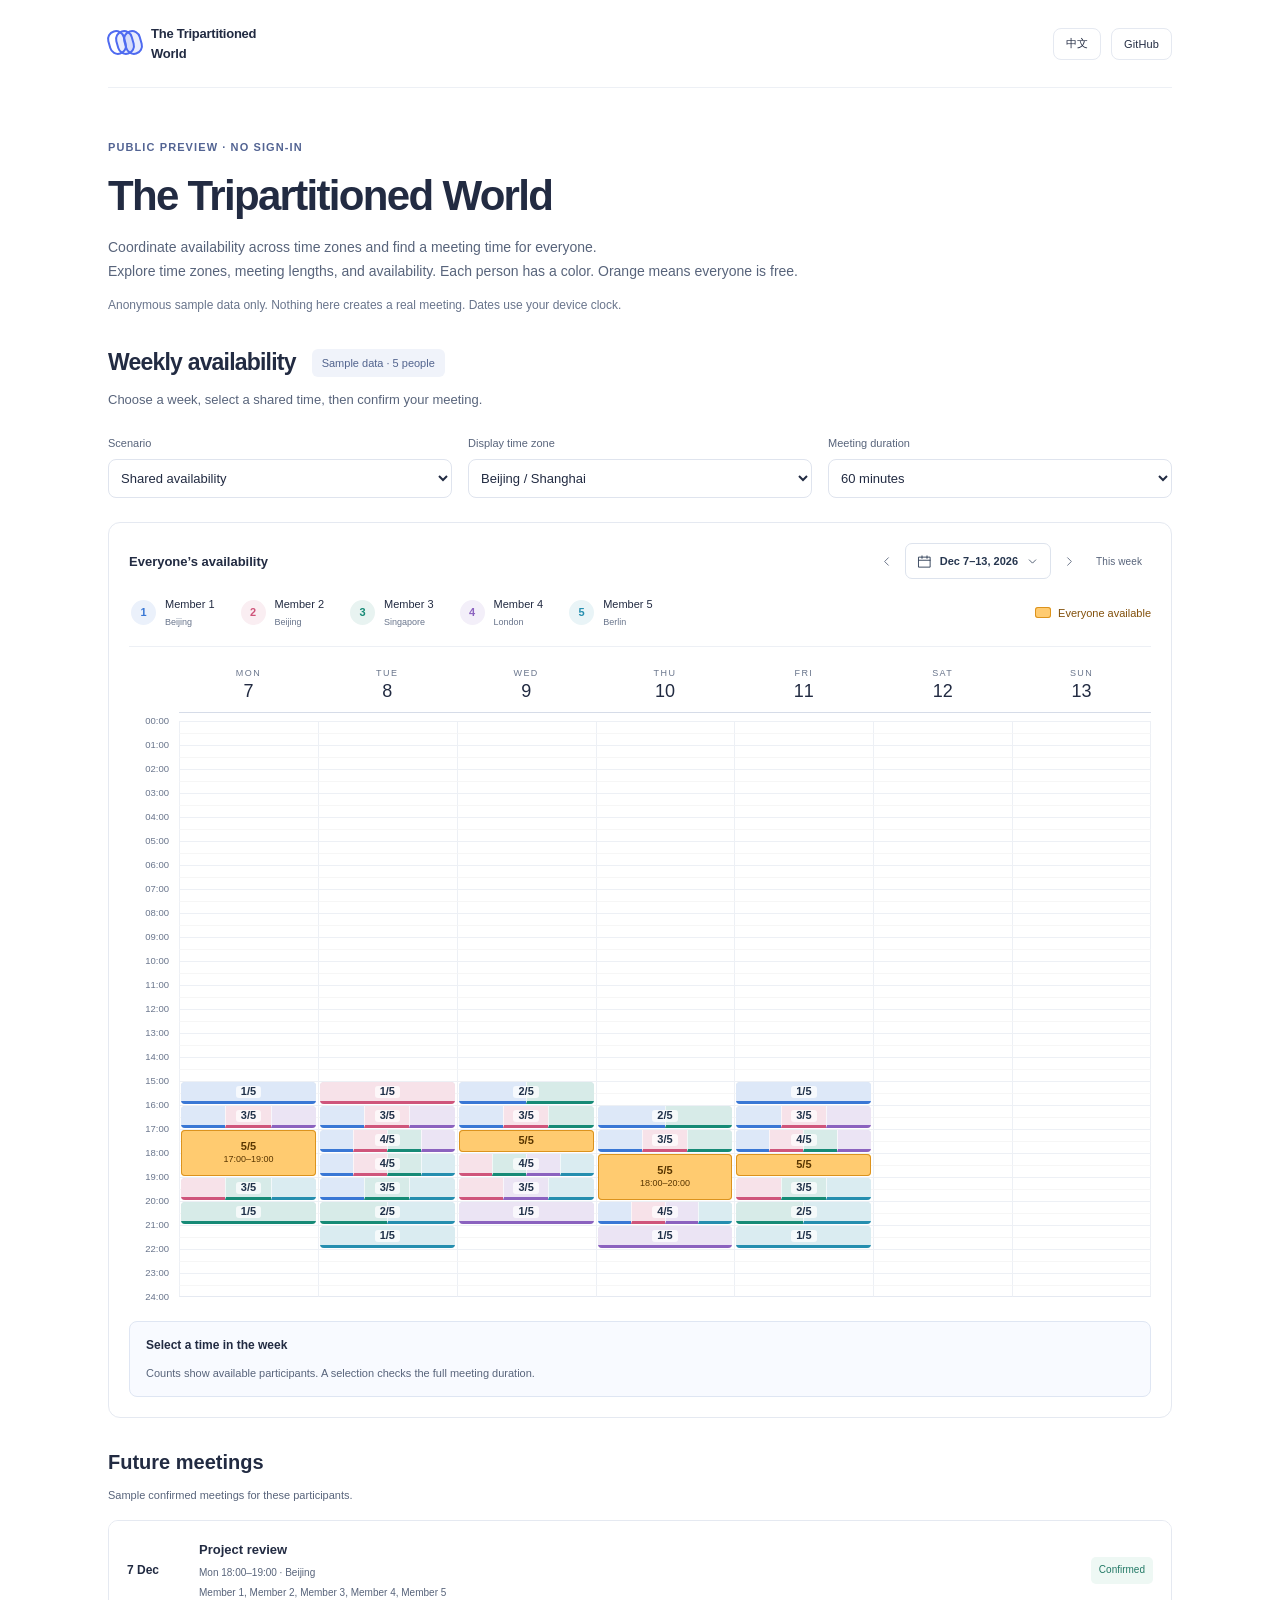
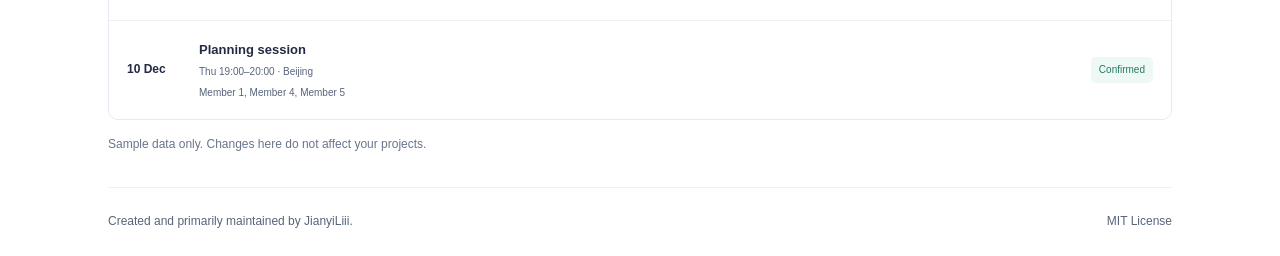
<file: docs/index.html>
<!doctype html>
<html lang="en">
<head>
  <meta charset="utf-8">
  <meta http-equiv="Content-Security-Policy" content="default-src 'none'; script-src 'self'; style-src 'self'; img-src 'self' data:; font-src 'none'; connect-src 'none'; form-action 'none'; base-uri 'none'; object-src 'none'; worker-src 'none'; manifest-src 'none'; upgrade-insecure-requests">
  <meta name="viewport" content="width=device-width, initial-scale=1">
  <meta name="referrer" content="no-referrer">
  <meta name="color-scheme" content="light">
  <meta name="description" content="Try The Tripartitioned World: compare availability across time zones with anonymous sample data. No sign-in required.">
  <meta property="og:title" content="The Tripartitioned World — Interactive Preview">
  <meta property="og:description" content="Find shared time across time zones. Try the anonymous interactive demo, no account required.">
  <meta property="og:type" content="website">
  <title>The Tripartitioned World — Preview</title>
  <link rel="icon" href="assets/favicon.svg" type="image/svg+xml">
  <link rel="stylesheet" href="assets/css/app.css">
  <link rel="stylesheet" href="assets/css/workspace.css">
  <link rel="stylesheet" href="assets/css/overlap.css">
  <link rel="stylesheet" href="assets/css/week-picker.css">
  <link rel="stylesheet" href="assets/css/week-grid-select.css">
  <link rel="stylesheet" href="assets/css/weekly-preview.css">
  <link rel="stylesheet" href="assets/css/preview.css">
  <script type="module" src="assets/js/preview.js"></script>
</head>
<body>
  <div id="preview-root"></div>
  <noscript>This interactive preview needs JavaScript. Its source code and screenshots are available in the GitHub repository.</noscript>
</body>
</html>
</file>
<file: docs/assets/css/app.css>
/* Base planner styles. Workspace theme overrides are in workspace.css.
   Member colors use a fixed palette; shared availability uses an indigo scale. */

:root {
  color-scheme: light;
  --paper: #f4f1ea;
  --card: #fbf9f4;
  --card-hi: #fffdf9;
  --wash: rgba(31, 29, 26, 0.03);
  --wash-2: rgba(31, 29, 26, 0.055);
  --ink: #1f1d1a;
  --ink-2: #4d4943;
  --ink-3: #777166;
  --ink-4: #a9a397;
  --line: rgba(31, 29, 26, 0.11);
  --line-2: rgba(31, 29, 26, 0.2);
  --line-3: rgba(31, 29, 26, 0.42);
  --accent: #3d5f9e;          /* indigo ink */
  --accent-wash: rgba(61, 95, 158, 0.09);
  --seal: #b8452f;            /* vermilion, used sparingly: now, the logo's center */
  --good: #3f7a5a;
  --warn: #94661c;
  --danger: #a8402f;

  /* member identity, slots 1-8 */
  --m0: #3977d5; --m1: #cf557b; --m2: #168a76; --m3: #8b62bf;
  --m4: #258eaf; --m5: #708c38; --m6: #6357bb; --m7: #ad4851;
  /* how many are free: an indigo wash, with the ink that reads on each step */
  --r0: #e6eaf2; --r1: #c9d3e3; --r2: #adbbd4; --r3: #8fa1c2; --r4: #6c82aa; --r5: #4a628e;
  --ri0: #1f1d1a; --ri1: #1f1d1a; --ri2: #1f1d1a; --ri3: #1f1d1a; --ri4: #1f1d1a; --ri5: #fbf9f4;

  --serif: "Cormorant Garamond", "Cormorant", Garamond, "Hoefler Text", "Times New Roman", serif;
  --sans: "Inter", system-ui, -apple-system, "Segoe UI", sans-serif;
  --mono: "IBM Plex Mono", ui-monospace, "SFMono-Regular", Menlo, Consolas, monospace;
  --radius: 4px;
  --bar-h: 64px;
  --ease: cubic-bezier(0.2, 0.8, 0.2, 1);
}

.mc-0 { --mc: var(--m0); } .mc-1 { --mc: var(--m1); } .mc-2 { --mc: var(--m2); } .mc-3 { --mc: var(--m3); }
.mc-4 { --mc: var(--m4); } .mc-5 { --mc: var(--m5); } .mc-6 { --mc: var(--m6); } .mc-7 { --mc: var(--m7); }
.mc-x { --mc: var(--ink-3); }
.rp-0 { --fill: var(--r0); --fill-ink: var(--ri0); } .rp-1 { --fill: var(--r1); --fill-ink: var(--ri1); }
.rp-2 { --fill: var(--r2); --fill-ink: var(--ri2); } .rp-3 { --fill: var(--r3); --fill-ink: var(--ri3); }
.rp-4 { --fill: var(--r4); --fill-ink: var(--ri4); } .rp-5 { --fill: var(--r5); --fill-ink: var(--ri5); }

/* ---------------------------------------------------------------- base -- */

*, *::before, *::after { box-sizing: border-box; }
[hidden] { display: none !important; }
html { -webkit-text-size-adjust: 100%; background: var(--paper); }
body {
  margin: 0;
  min-height: 100vh;
  color: var(--ink);
  font: 400 14.5px/1.6 var(--sans);
  -webkit-font-smoothing: antialiased;
  -moz-osx-font-smoothing: grayscale;
  text-rendering: optimizeLegibility;
}
button, input, select, textarea { font: inherit; color: inherit; }
a { color: inherit; text-decoration: none; }
h1, h2, h3, p { margin: 0; }
::selection { background: rgba(61, 95, 158, 0.18); }
.icon { flex: none; }
.muted { color: var(--ink-3); }
.spacer { flex: 1; }
.danger-text { color: var(--danger); }
.sr-only { position: fixed; left: -9999px; top: 0; opacity: 0; }
:focus-visible { outline: 1px solid var(--ink); outline-offset: 3px; }

.display {
  font-family: var(--serif);
  font-weight: 500;
  line-height: 1.02;
  letter-spacing: -0.012em;
  font-variant-numeric: lining-nums;
  color: var(--ink);
}
.display em { font-style: italic; font-weight: 400; }
.eyebrow {
  display: inline-flex; align-items: center; gap: 10px;
  font: 500 10.5px/1.4 var(--mono); letter-spacing: 0.16em; text-transform: uppercase;
  color: var(--ink-3);
}
.sep { display: inline-block; flex: none; width: 18px; height: 1px; background: var(--line-3); }

/* paper, grain and the dial */
.backdrop {
  position: fixed; inset: 0; z-index: -1; overflow: hidden; pointer-events: none;
  background: radial-gradient(120% 90% at 85% 0%, #f9f7f2 0%, var(--paper) 52%, #efebe2 100%);
}
.grain {
  position: absolute; inset: 0; opacity: 0.045; mix-blend-mode: multiply;
  background-image: url("data:image/svg+xml;utf8,<svg xmlns='http://www.w3.org/2000/svg' width='200' height='200'><filter id='n'><feTurbulence type='fractalNoise' baseFrequency='.9' numOctaves='3' stitchTiles='stitch'/><feColorMatrix values='0 0 0 0 .3 0 0 0 0 .28 0 0 0 0 .25 0 0 0 1 0'/></filter><rect width='100%' height='100%' filter='url(%23n)'/></svg>");
}
.dial-wrap { position: absolute; top: 0; left: 0; z-index: -1; width: 100%; height: 100vh; overflow: hidden; pointer-events: none; }
.dial {
  position: absolute; width: 1150px; height: 1150px; right: -400px; top: -430px;
  fill: none; stroke: rgba(31, 29, 26, 0.12); stroke-width: 1;
}
/* inside the app the dial crowns the page and fades out before the content */
body:not(.is-login) .dial {
  -webkit-mask-image: linear-gradient(to bottom, #000 50%, transparent 78%);
  mask-image: linear-gradient(to bottom, #000 50%, transparent 78%);
}
.dial * { vector-effect: non-scaling-stroke; }
.dial .ring.dotted { stroke-dasharray: 1 7; stroke: rgba(31, 29, 26, 0.28); }
.dial .tick.quarter { stroke: rgba(31, 29, 26, 0.12); }
.dial .tick.hour { stroke: rgba(31, 29, 26, 0.2); }
.dial .tick.cardinal { stroke: rgba(31, 29, 26, 0.32); }
.dial .numeral { fill: rgba(31, 29, 26, 0.34); stroke: none; font: 500 11px var(--mono); letter-spacing: 0.08em; }
.dial .rim, .dial .equator { stroke: rgba(31, 29, 26, 0.2); }
.dial .dial-hand line { stroke: rgba(184, 69, 47, 0.42); }
.dial .hand-tip { fill: var(--seal); stroke: none; }
.dial .hub { fill: rgba(31, 29, 26, 0.35); stroke: none; }

/* registration marks at the corners of a sheet */
.marks::before {
  --mk: var(--line-3);
  content: ""; position: absolute; inset: -7px; pointer-events: none;
  background:
    linear-gradient(var(--mk), var(--mk)) left top / 13px 1px no-repeat,
    linear-gradient(var(--mk), var(--mk)) left top / 1px 13px no-repeat,
    linear-gradient(var(--mk), var(--mk)) right top / 13px 1px no-repeat,
    linear-gradient(var(--mk), var(--mk)) right top / 1px 13px no-repeat,
    linear-gradient(var(--mk), var(--mk)) left bottom / 13px 1px no-repeat,
    linear-gradient(var(--mk), var(--mk)) left bottom / 1px 13px no-repeat,
    linear-gradient(var(--mk), var(--mk)) right bottom / 13px 1px no-repeat,
    linear-gradient(var(--mk), var(--mk)) right bottom / 1px 13px no-repeat;
}

.rise { animation: rise 0.8s var(--ease) both; }
.rise:nth-child(2) { animation-delay: 0.07s; }
.rise:nth-child(3) { animation-delay: 0.14s; }
@keyframes rise { from { opacity: 0; transform: translateY(10px); } }

/* ------------------------------------------------------------ controls -- */

.btn {
  display: inline-flex; align-items: center; justify-content: center; gap: 8px;
  height: 36px; padding: 0 16px;
  border: 1px solid var(--line-3); border-radius: 999px;
  background: transparent; color: var(--ink);
  font: 500 13px var(--sans); letter-spacing: 0.01em; white-space: nowrap;
  cursor: pointer;
  transition: background-color 0.2s, color 0.2s, border-color 0.2s;
}
.btn:hover { background: var(--ink); border-color: var(--ink); color: var(--card); }
.btn:disabled { opacity: 0.4; cursor: not-allowed; }
.btn:disabled:hover { background: transparent; color: var(--ink); border-color: var(--line-3); }
.btn-primary { background: var(--ink); border-color: var(--ink); color: var(--card); }
.btn-primary:hover { background: #3a3631; border-color: #3a3631; }
.btn-primary:disabled:hover { background: var(--ink); color: var(--card); border-color: var(--ink); }
.btn-danger { background: var(--danger); border-color: var(--danger); color: #fff; }
.btn-danger:hover { background: #8f3426; border-color: #8f3426; }
.btn-ghost { border-color: transparent; color: var(--ink-2); padding: 0 8px; }
.btn-ghost:hover { background: transparent; border-color: transparent; color: var(--ink); text-decoration: underline; text-decoration-thickness: 1px; text-underline-offset: 4px; }
.btn-sm { height: 30px; padding: 0 13px; gap: 6px; font-size: 12.5px; }
.btn-ghost.btn-sm { padding: 0 6px; }
.btn-lg { height: 46px; padding: 0 24px; font-size: 14px; }
.btn-icon {
  display: inline-grid; place-items: center; flex: none;
  width: 34px; height: 34px; padding: 0;
  border: 0; border-radius: 999px; background: transparent; color: var(--ink-2);
  cursor: pointer; transition: background-color 0.15s, color 0.15s;
}
.btn-icon:hover:not(:disabled) { background: var(--wash-2); color: var(--ink); }
.btn-icon:disabled { opacity: 0.3; cursor: not-allowed; }

.input {
  width: 100%; height: 40px; padding: 0 12px;
  border: 1px solid var(--line-2); border-radius: 3px;
  background: var(--card-hi); color: var(--ink);
  font: 400 14px var(--sans);
  transition: border-color 0.15s, box-shadow 0.15s;
}
.input::placeholder { color: var(--ink-4); }
.input:focus { outline: none; border-color: var(--ink); box-shadow: 0 0 0 3px var(--accent-wash); }
textarea.input { height: auto; min-height: 64px; padding: 10px 12px; resize: vertical; line-height: 1.5; }
select.input { padding: 0 8px; cursor: pointer; }
.input-lg { height: 50px; font: 500 22px var(--serif); padding: 0 14px; }
.input-line {
  width: 100%; padding: 4px 0 10px;
  border: 0; border-bottom: 1px solid var(--line-3); border-radius: 0;
  background: transparent; color: var(--ink);
  font: 500 32px var(--serif);
}
.input-line::placeholder { color: var(--ink-4); font-style: italic; font-weight: 400; }
.input-line:focus { outline: none; border-bottom-color: var(--ink); }
.input-icon, .search-wrap { position: relative; }
.input-icon > .icon, .search-wrap > .icon { position: absolute; left: 13px; top: 50%; transform: translateY(-50%); color: var(--ink-3); pointer-events: none; }
.input-icon > .input { padding-left: 38px; }
.input-search { height: 44px; padding-left: 40px; }

.chips { display: flex; flex-wrap: wrap; gap: 8px; }
.chip {
  height: 32px; padding: 0 14px;
  border: 1px solid var(--line-2); border-radius: 999px;
  background: transparent; color: var(--ink-2);
  font: 500 12.5px var(--sans); white-space: nowrap; cursor: pointer;
  transition: border-color 0.15s, color 0.15s, box-shadow 0.15s;
}
.chip:hover { border-color: var(--line-3); color: var(--ink); }
.chip.active { border-color: var(--ink); color: var(--ink); box-shadow: inset 0 0 0 1px var(--ink); }

/* tabs: words with a hairline under the current one */
.seg { display: inline-flex; align-items: flex-end; gap: 24px; }
.seg-btn {
  position: relative; display: inline-flex; align-items: baseline; gap: 5px;
  height: 30px; padding: 0; border: 0; background: none;
  color: var(--ink-3); font: 500 13px var(--sans); white-space: nowrap; cursor: pointer;
  transition: color 0.15s;
}
.seg-btn:hover { color: var(--ink); }
.seg-btn.active { color: var(--ink); }
.seg-btn.active::after { content: ""; position: absolute; left: 0; right: 0; bottom: 0; height: 1px; background: var(--ink); }
.seg-badge { font: 500 10px var(--mono); color: var(--ink-3); }
.seg-scroll { display: flex; overflow-x: auto; gap: 20px; scrollbar-width: none; border-bottom: 1px solid var(--line); }
.seg-scroll::-webkit-scrollbar { display: none; }
.seg-wide { display: grid; grid-template-columns: 1fr 1fr; gap: 10px; }
.seg-wide .seg-btn {
  height: auto; min-height: 44px; padding: 10px 14px; justify-content: center;
  border: 1px solid var(--line-2); border-radius: 3px; text-align: center; white-space: normal;
}
.seg-wide .seg-btn.active { border-color: var(--ink); box-shadow: inset 0 0 0 1px var(--ink); }
.seg-wide .seg-btn.active::after { display: none; }

/* status marks: a glyph and small capitals */
.mark {
  display: inline-flex; align-items: center; gap: 7px; flex: none;
  font: 500 10px/1 var(--mono); letter-spacing: 0.14em; text-transform: uppercase; white-space: nowrap;
  color: var(--ink-3);
}
.mark-glyph { display: inline-block; width: 7px; height: 7px; border: 1px solid currentColor; border-radius: 50%; }
.mark-upcoming, .mark-done { color: var(--good); }
.mark-upcoming .mark-glyph, .mark-done .mark-glyph { background: currentColor; }
.mark-pending { color: var(--warn); }
.mark-past .mark-glyph { width: 10px; height: 0; border-width: 1px 0 0; border-radius: 0; }
.mark-wait .mark-glyph { border-style: dashed; }
.tag {
  padding: 1px 7px; border: 1px solid var(--line-2); border-radius: 999px;
  font: 500 9px/1.5 var(--mono); letter-spacing: 0.14em; text-transform: uppercase; color: var(--ink-3);
}
.count { font: 500 11px var(--mono); letter-spacing: 0.08em; color: var(--ink-3); }

/* monograms */
.avatar {
  display: inline-grid; place-items: center; flex: none;
  border: 1px solid var(--mc); border-radius: 50%;
  background: var(--card-hi); color: var(--ink);
  font-family: var(--serif); font-style: italic; font-weight: 500; line-height: 1;
  box-shadow: inset 0 0 0 2px var(--card-hi), inset 0 0 0 2.6px color-mix(in srgb, var(--mc) 38%, transparent);
}
.avatar-sm { width: 26px; height: 26px; font-size: 14px; }
.avatar-md { width: 34px; height: 34px; font-size: 18px; }
.avatar.hollow { border-style: dashed; color: var(--ink-3); box-shadow: none; }

.logo circle { fill: none; stroke: var(--ink); stroke-width: 1.15; }
.logo .logo-seal { fill: var(--seal); stroke: none; }

/* --------------------------------------------------------------- header -- */

.topbar {
  position: sticky; top: 0; z-index: 50;
  background: color-mix(in srgb, var(--paper) 86%, transparent);
  -webkit-backdrop-filter: blur(8px); backdrop-filter: blur(8px);
  border-bottom: 1px solid var(--line);
}
.topbar-inner {
  width: min(1180px, calc(100% - 48px)); height: var(--bar-h); margin: 0 auto;
  display: flex; align-items: center; justify-content: space-between; gap: 16px;
}
.brand { display: inline-flex; align-items: center; gap: 10px; }
.brand-word { font: 500 25px/1 var(--serif); letter-spacing: 0.01em; }
.bar-actions { display: flex; align-items: center; gap: 8px; }
.zone-btn {
  display: inline-flex; align-items: center; gap: 10px;
  height: 32px; padding: 0 14px;
  border: 1px solid var(--line-2); border-radius: 999px; background: transparent;
  font: 500 10.5px var(--mono); letter-spacing: 0.14em; text-transform: uppercase; color: var(--ink-3);
  cursor: pointer; transition: border-color 0.15s, color 0.15s;
}
.zone-btn:hover { border-color: var(--line-3); color: var(--ink); }
.zone-time { color: var(--ink); letter-spacing: 0.06em; }
.user-btn {
  display: inline-flex; align-items: center; gap: 8px;
  height: 36px; padding: 0 8px 0 4px;
  border: 0; border-radius: 999px; background: transparent; color: var(--ink-2); cursor: pointer;
}
.user-btn:hover { background: var(--wash-2); }
.user-name { font: 500 13px var(--sans); color: var(--ink); }

.main { width: min(1180px, calc(100% - 48px)); margin: 0 auto; padding: 0 0 120px; }

/* ---------------------------------------------------------------- login -- */

body.is-login .dial { right: auto; left: 30%; top: 50%; width: min(1100px, 150vw); height: min(1100px, 150vw); transform: translate(-50%, -50%); }
.login-page {
  min-height: 100vh;
  display: grid; grid-template-columns: minmax(0, 1fr) minmax(320px, 400px); align-items: center; gap: 72px;
  width: min(1100px, calc(100% - 48px)); margin: 0 auto; padding: 56px 0;
}
.login-hero .logo { margin-bottom: 26px; }
.login-word { font-size: clamp(80px, 11vw, 156px); letter-spacing: -0.025em; }
.login-tagline { margin-top: 16px; max-width: 22ch; font: italic 400 clamp(22px, 2.2vw, 29px)/1.3 var(--serif); color: var(--ink-2); }
.login-card {
  position: relative; display: flex; flex-direction: column;
  padding: 34px 32px 26px;
  background: var(--card); border: 1px solid var(--line-2); border-radius: var(--radius);
  box-shadow: 0 40px 90px -50px rgba(31, 29, 26, 0.4);
}
.login-label { display: block; margin: 22px 0 6px; font: 500 15px var(--sans); color: var(--ink-2); }
.login-error { margin-top: 12px; color: var(--danger); font-size: 13px; }
.login-error:empty { display: none; }
.login-card .btn-lg { width: 100%; margin-top: 28px; }
.login-foot { margin-top: 22px; padding-top: 16px; border-top: 1px solid var(--line); font: 400 11px/1.6 var(--mono); letter-spacing: 0.02em; color: var(--ink-3); }
.shake { animation: shake 0.36s ease; }
@keyframes shake { 20%, 60% { transform: translateX(-6px); } 40%, 80% { transform: translateX(6px); } }

/* ----------------------------------------------------------------- home -- */

.hero { display: flex; align-items: flex-end; justify-content: space-between; flex-wrap: wrap; gap: 28px; padding: 84px 0 46px; }
.hero-text, .detail-titles { text-shadow: 0 0 12px var(--paper), 0 0 3px var(--paper); } /* lift text off the linework */
.hero-title { margin-top: 20px; font-size: clamp(52px, 6.4vw, 88px); }
.hero-sub { margin-top: 16px; color: var(--ink-2); font-size: 15px; }
.banner {
  display: flex; align-items: center; flex-wrap: wrap; gap: 12px;
  margin: -16px 0 30px; padding: 12px 0;
  border-top: 1px solid var(--line); border-bottom: 1px solid var(--line);
  font-size: 13.5px; color: var(--ink-2);
}
.banner > span { flex: 1; min-width: 220px; }
.banner > .icon { color: var(--accent); }

.section-head {
  display: flex; align-items: flex-end; justify-content: space-between; flex-wrap: wrap; gap: 14px 24px;
  padding-bottom: 14px; border-bottom: 3px double var(--line-3);
}
.section-title { font-size: 42px; }
.section-title .count { margin-left: 8px; vertical-align: super; font-size: 11px; }
.ledger-group + .ledger-group { margin-top: 8px; }
.ledger-eyebrow { padding: 28px 0 12px; }
.ledger-list { border-top: 1px solid var(--line-2); }
.ledger-row {
  position: relative;
  display: grid; grid-template-columns: 78px minmax(0, 1fr) auto 22px; align-items: center; gap: 26px;
  padding: 20px 6px 20px 2px; border-bottom: 1px solid var(--line);
  transition: background-color 0.3s;
}
.ledger-row:hover { background: linear-gradient(90deg, var(--wash-2), transparent 70%); }
.ledger-row:hover .ledger-go { transform: translateX(4px); color: var(--ink); }
.ledger-row.past { opacity: 0.6; }
.ledger-date { display: flex; flex-direction: column; align-items: flex-start; }
.ld-day { font: 500 46px/0.88 var(--serif); font-variant-numeric: lining-nums; letter-spacing: -0.02em; }
.ld-meta { margin-top: 7px; font: 500 10px var(--mono); letter-spacing: 0.14em; text-transform: uppercase; color: var(--ink-3); }
.ledger-date.upcoming .ld-day { color: var(--accent); }
.ledger-date.pending { position: relative; width: 46px; height: 46px; display: grid; place-items: center; }
.ring { position: absolute; inset: 0; width: 100%; height: 100%; }
.ring-track { fill: none; stroke: var(--line-2); stroke-width: 1; }
.ring-fill { fill: none; stroke: var(--warn); stroke-width: 1.5; stroke-linecap: round; }
.ld-frac { position: relative; font: 500 10.5px var(--mono); color: var(--ink-2); }
.ledger-main { min-width: 0; }
.ledger-title { font: 500 26px/1.12 var(--serif); letter-spacing: -0.005em; overflow-wrap: anywhere; }
.ledger-when { display: flex; flex-wrap: wrap; align-items: center; row-gap: 4px; margin-top: 8px; font-size: 13px; color: var(--ink-3); }
.ledger-when > span + span::before, .ov-meta > span + span::before {
  content: ""; display: inline-block; width: 14px; height: 1px; margin: 0 10px; vertical-align: middle; background: var(--line-3);
}
.ledger-when b { font: 500 12.5px var(--mono); color: var(--ink); }
.ledger-side { display: flex; flex-direction: column; align-items: flex-end; gap: 9px; }
.ledger-link { display: inline-flex; align-items: center; gap: 6px; font-size: 12px; color: var(--ink-3); }
.ledger-go { color: var(--ink-4); transition: transform 0.3s var(--ease), color 0.3s; }
.ledger-none { padding: 30px 0; color: var(--ink-3); font: italic 400 20px var(--serif); }
.ledger-row.skeleton { height: 92px; pointer-events: none; }
.ledger-row.skeleton span { height: 14px; border-radius: 2px; background: var(--wash-2); }

.empty { display: grid; justify-items: center; gap: 12px; padding: 64px 24px 72px; text-align: center; color: var(--ink-2); }
.empty h3 { font-size: 40px; font-style: italic; font-weight: 400; }
.empty .btn { margin-top: 12px; }

/* --------------------------------------------------------------- detail -- */

.detail-head { padding: 48px 0 0; }
.back-link {
  display: inline-flex; align-items: center; gap: 8px;
  font: 500 10.5px var(--mono); letter-spacing: 0.14em; text-transform: uppercase; color: var(--ink-3);
  transition: color 0.15s;
}
.back-link:hover { color: var(--ink); }
.detail-title-row {
  display: flex; align-items: flex-end; justify-content: space-between; flex-wrap: wrap; gap: 20px 28px;
  margin-top: 30px; padding-bottom: 28px; border-bottom: 3px double var(--line-3);
}
.detail-titles { min-width: 0; max-width: 820px; }
.detail-title { margin-top: 16px; font-size: clamp(48px, 5.6vw, 78px); overflow-wrap: anywhere; }
.detail-desc { margin-top: 16px; max-width: 64ch; color: var(--ink-2); font-size: 15px; white-space: pre-wrap; overflow-wrap: anywhere; }
.detail-actions { display: flex; align-items: center; gap: 6px; }

.panel { position: relative; background: var(--card); border: 1px solid var(--line-2); border-radius: var(--radius); }
.card-head {
  display: flex; align-items: center; justify-content: space-between; gap: 12px;
  min-height: 30px; padding-bottom: 12px; margin-bottom: 18px; border-bottom: 1px solid var(--line);
}

.overview { display: grid; grid-template-columns: minmax(0, 1.55fr) minmax(300px, 1fr); gap: 30px; margin-top: 40px; }
.ov-side { display: grid; gap: 30px; align-content: start; }
.ov-time, .ov-link, .ov-people { padding: 22px 26px 24px; }
.ov-headline { font-size: 46px; font-style: italic; font-weight: 400; }
.ov-lead { margin-top: 10px; max-width: 54ch; color: var(--ink-2); }
.ov-date { font-size: 34px; }
.ov-clock {
  margin-top: 4px; font: 400 60px/1 var(--serif);
  font-variant-numeric: lining-nums tabular-nums; letter-spacing: -0.015em; color: var(--accent);
}
.ov-meta { display: flex; flex-wrap: wrap; align-items: center; row-gap: 4px; margin-top: 14px; font-size: 13px; color: var(--ink-3); }
.ov-actions { display: flex; flex-wrap: wrap; align-items: center; gap: 8px; margin-top: 22px; }
.ov-sub { margin: 34px 0 4px; }
.people-times { display: flex; flex-direction: column; }
.pt-row {
  display: grid; grid-template-columns: auto minmax(84px, 0.65fr) auto minmax(150px, 1.5fr);
  align-items: center; gap: 16px; padding: 12px 0; border-top: 1px solid var(--line);
}
.pt-who { display: flex; flex-direction: column; min-width: 0; line-height: 1.35; }
.pt-name { overflow: hidden; text-overflow: ellipsis; white-space: nowrap; font-weight: 500; }
.pt-place { font: 500 9.5px var(--mono); letter-spacing: 0.14em; text-transform: uppercase; color: var(--ink-3); }
.pt-time { font: 400 12.5px var(--mono); color: var(--ink); white-space: nowrap; }
.ov-provider { font-size: 36px; }
.ov-url { display: block; margin-top: 6px; overflow: hidden; text-overflow: ellipsis; white-space: nowrap; font: 400 12px var(--mono); color: var(--ink-3); }
.ov-url:hover { color: var(--accent); }
.people-list { display: flex; flex-direction: column; }
.person { display: grid; grid-template-columns: auto minmax(0, 1fr) auto; align-items: center; gap: 12px; padding: 11px 0; border-top: 1px solid var(--line); }
.person:first-child { border-top: 0; padding-top: 2px; }
.person-name { display: flex; align-items: center; flex-wrap: wrap; gap: 8px; font-weight: 500; }
.person-sub { font: 400 11.5px var(--mono); color: var(--ink-3); }
.ov-manage { margin-top: 14px; }

/* a person's day as a scale */
.ribbon { position: relative; height: 24px; }
.ribbon-art { display: block; width: 100%; height: 24px; overflow: visible; }
.ribbon-art * { vector-effect: non-scaling-stroke; }
.ribbon-art .night { fill: rgba(61, 95, 158, 0.08); }
.ribbon-art .twilight { fill: rgba(61, 95, 158, 0.04); }
.ribbon-art .tick { stroke: var(--line-2); stroke-width: 1; }
.ribbon-art .tick.major { stroke: var(--line-3); }
.ribbon-art .base { stroke: var(--line-3); stroke-width: 1; }
.ribbon-art .window { fill: rgba(61, 95, 158, 0.16); stroke: var(--accent); stroke-width: 1.25; }
.ribbon-now { position: absolute; top: 2px; bottom: 6px; left: var(--at); width: 1px; background: var(--seal); }
.ribbon-now::before { content: ""; position: absolute; top: -3px; left: -3px; width: 7px; height: 7px; background: var(--seal); transform: rotate(45deg); }
.ribbon-empty { display: block; height: 24px; border-bottom: 1px dotted var(--line-3); }

/* the scheduling workspace */
.sched { margin-top: 80px; }
.sched-head { padding-bottom: 24px; margin-bottom: 30px; border-bottom: 3px double var(--line-3); }
.sched-head .section-title { margin-top: 14px; font-size: 46px; }
.section-sub { margin-top: 10px; max-width: 64ch; color: var(--ink-2); font-size: 15px; }
.p-layout {
  display: grid; align-items: start; gap: 30px;
  grid-template-columns: 360px minmax(0, 1fr);
  grid-template-areas: "editor chart" "editor best";
}
.p-editor {
  grid-area: editor;
  position: sticky; top: calc(var(--bar-h) + 22px);
  max-height: calc(100vh - var(--bar-h) - 44px);
  display: flex; flex-direction: column;
}
.p-chart { grid-area: chart; padding: 22px 22px 18px; }
.p-best { grid-area: best; padding: 22px 26px 22px; }
.panel-head { display: flex; align-items: center; justify-content: space-between; gap: 10px; padding: 18px 14px 14px 22px; border-bottom: 1px solid var(--line); }
.panel-title { font: 500 24px/1.1 var(--serif); }

/* editor */
.editor-body { flex: 1; overflow: auto; padding: 16px 22px 8px; }
.hint { font-size: 12.5px; color: var(--ink-3); }
.tz-box {
  display: flex; align-items: center; justify-content: space-between; gap: 10px;
  margin: 16px 0 6px; padding: 12px 0; border-top: 1px solid var(--line); border-bottom: 1px solid var(--line);
}
.tz-box-text { display: grid; gap: 2px; min-width: 0; }
.tz-box-label { font: 500 9.5px var(--mono); letter-spacing: 0.16em; text-transform: uppercase; color: var(--ink-3); }
.tz-box-value { display: flex; align-items: baseline; flex-wrap: wrap; gap: 8px; }
.tz-box-value .icon { display: none; }
.tz-box-value b { font: 500 22px/1.1 var(--serif); }
.tz-box-country { font-size: 12.5px; color: var(--ink-3); }
.tz-box-meta { font: 400 11.5px var(--mono); color: var(--ink-3); }
.notice {
  display: grid; justify-items: start; gap: 8px;
  margin: 10px 0; padding: 10px 0 12px; border-bottom: 1px solid var(--line);
  font-size: 12.5px; color: var(--ink-2);
}
.days { display: flex; flex-direction: column; }
.day {
  display: grid; grid-template-columns: 46px minmax(0, 1fr) auto; align-items: start; gap: 6px;
  padding: 10px 0; border-top: 1px solid var(--line);
}
.day:first-child { border-top: 0; }
.day-label { display: flex; flex-direction: column; gap: 2px; padding-top: 8px; }
.day-name { font: 500 10.5px var(--mono); letter-spacing: 0.14em; text-transform: uppercase; }
.day-total { font: 400 10px var(--mono); color: var(--ink-3); white-space: nowrap; }
.day-empty { padding-top: 4px; font: italic 400 18px var(--serif); color: var(--ink-4); }
.day-actions { display: flex; }
.day-actions .btn-icon { width: 30px; height: 32px; }
.ranges { display: flex; flex-direction: column; gap: 6px; }
.range { display: flex; align-items: center; gap: 5px; }
.range::before { content: ""; flex: none; align-self: stretch; width: 2px; background: var(--mc); }
.range .btn-icon { width: 26px; height: 30px; color: var(--ink-3); }
.range-dash { color: var(--ink-4); }
.time-select { flex: 1; min-width: 76px; width: auto; height: 32px; padding: 0 2px 0 8px; font: 400 12.5px var(--mono); }
.save-bar {
  display: flex; align-items: center; justify-content: space-between; gap: 10px;
  padding: 14px 14px 14px 22px; border-top: 1px solid var(--line);
}
.save-status { display: flex; align-items: center; gap: 8px; font: 500 9.5px var(--mono); letter-spacing: 0.14em; text-transform: uppercase; color: var(--ink-3); }
.save-status.dirty { color: var(--warn); }
.save-status .dot { width: 6px; height: 6px; border-radius: 50%; background: currentColor; }

/* chart toolbar */
.chart-tools { display: flex; flex-direction: column; gap: 16px; margin-bottom: 18px; }
.chart-row { display: flex; align-items: center; justify-content: space-between; flex-wrap: wrap; gap: 12px; }
.chart-row:first-child { padding-bottom: 14px; border-bottom: 1px solid var(--line); }
.week-nav { display: flex; align-items: center; gap: 2px; }
.week-label { min-width: 136px; text-align: center; font: 500 11px var(--mono); letter-spacing: 0.1em; text-transform: uppercase; }
.legend { display: flex; align-items: center; flex-wrap: wrap; gap: 6px 12px; font: 400 12px var(--mono); color: var(--ink-2); }
.legend-title { font: 500 9.5px var(--mono); letter-spacing: 0.16em; text-transform: uppercase; color: var(--ink-3); }
.legend-item { display: inline-flex; align-items: center; gap: 6px; }
.sw {
  display: inline-block; flex: none; width: 16px; height: 11px; border-radius: 1px;
  background: var(--fill); box-shadow: inset 0 0 0 1px color-mix(in srgb, var(--fill) 65%, var(--ink));
}
.sw.all { box-shadow: inset 0 0 0 1px var(--ink), inset 0 0 0 2.5px var(--fill), inset 0 0 0 3px rgba(255, 255, 255, 0.7); }
.sw-mine { background: color-mix(in srgb, var(--mc) 14%, var(--card)); box-shadow: inset 0 0 0 1px var(--mc); }
.sw-others { background-color: transparent; background-image: radial-gradient(rgba(31, 29, 26, 0.55) 0.7px, transparent 1px); background-size: 4px 4px; box-shadow: inset 0 0 0 1px var(--line-2); }
.view-tz { display: inline-flex; align-items: center; gap: 8px; color: var(--ink-3); }
.view-tz .input { width: auto; max-width: 280px; height: 30px; font: 400 12.5px var(--sans); }
.chart-foot { display: flex; justify-content: space-between; flex-wrap: wrap; gap: 6px 16px; margin-top: 16px; font: 400 11px var(--mono); color: var(--ink-3); }
.chart-foot > span { display: inline-flex; align-items: center; gap: 6px; }

/* ---------------------------------------------------------------- chart -- */

.wk {
  --row: 13px;
  position: relative;
  display: grid;
  grid-template-columns: 50px repeat(7, minmax(0, 1fr));
  grid-template-rows: 58px 8px repeat(48, var(--row)) 12px;
  container-type: inline-size;
  user-select: none; -webkit-user-select: none;
  touch-action: pan-y;
  outline: none;
}
.wk:focus-visible { outline: 1px solid var(--ink); outline-offset: 6px; }
.wk-corner, .wk-head { grid-row: 1; position: sticky; top: calc(var(--bar-h) + 4px); z-index: 6; background: var(--card); }
.wk-corner { grid-column: 1; }
.wk-head { display: flex; flex-direction: column; align-items: center; justify-content: center; gap: 4px; border-bottom: 1px solid var(--line-3); }
.wk-day { font: 500 9.5px var(--mono); letter-spacing: 0.16em; text-transform: uppercase; color: var(--ink-3); }
.wk-date { font: 500 25px/1 var(--serif); font-variant-numeric: lining-nums; color: var(--ink); }
.wk-head.today .wk-day, .wk-head.today .wk-date { color: var(--seal); }
.wk-head.today::after { content: ""; position: absolute; bottom: -3px; left: 50%; width: 5px; height: 5px; margin-left: -2.5px; background: var(--seal); transform: rotate(45deg); }
.wk-hour {
  grid-column: 1; align-self: start; z-index: 1;
  padding-right: 10px; transform: translateY(-50%);
  font: 400 9.5px/1 var(--mono); text-align: right; color: var(--ink-3);
  pointer-events: none;
}
.wk-cell { border-top: 1px solid var(--line); border-left: 1px solid var(--line); }
.wk-cell.half { border-top-color: rgba(31, 29, 26, 0.04); }
.wk-cell.end-row { border-bottom: 1px solid var(--line-2); }
.wk-cell.end-col { border-right: 1px solid var(--line); }
/* while editing, stippling shows where the others are free */
.wk-cell[data-o] { background-image: radial-gradient(var(--stipple) 0.7px, transparent 1px); background-size: 5px 5px; }
.wk-cell[data-o="1"] { --stipple: rgba(31, 29, 26, 0.22); }
.wk-cell[data-o="2"] { --stipple: rgba(31, 29, 26, 0.36); }
.wk-cell[data-o="3"] { --stipple: rgba(31, 29, 26, 0.52); }
.mode-mine .wk-cell { cursor: crosshair; }

.wk-blk { position: relative; z-index: 2; min-width: 0; overflow: hidden; margin: 1px 2px; border-radius: 2px; pointer-events: none; }
.wk-blk.ov { background: var(--fill); box-shadow: inset 0 0 0 1px color-mix(in srgb, var(--fill) 65%, var(--ink)); }
.wk-blk.ov.all { box-shadow: inset 0 0 0 1px var(--ink), inset 0 0 0 3px var(--fill), inset 0 0 0 3.6px rgba(255, 255, 255, 0.65); }
.wk-blk.mine {
  background: color-mix(in srgb, var(--mc) 12%, var(--card));
  box-shadow: inset 0 0 0 1px color-mix(in srgb, var(--mc) 60%, var(--card)), inset 2px 0 0 var(--mc);
}
.wk-lbl {
  display: block; padding: 4px 4px 0 8px;
  font: 500 9.5px/1.2 var(--mono); letter-spacing: 0.02em; white-space: nowrap; color: var(--ink);
}
.wk-blk.ov .wk-lbl { padding-left: 7px; color: var(--fill-ink); }
@container (max-width: 640px) { .wk-lbl { display: none; } }

.wk-hover { z-index: 4; margin: 0 1px; border-radius: 2px; box-shadow: inset 0 0 0 1px var(--ink); pointer-events: none; }
.wk-sel { position: relative; z-index: 4; margin: 1px 2px; border-radius: 2px; pointer-events: none; }
.wk-sel.add { background: color-mix(in srgb, var(--mc) 9%, transparent); box-shadow: inset 0 0 0 1px var(--mc); }
.wk-sel.erase { background: rgba(251, 249, 244, 0.75); box-shadow: inset 0 0 0 1px var(--ink-3); }
.wk-sel::after {
  content: attr(data-label);
  position: absolute; top: 4px; left: 5px;
  padding: 2px 7px; border-radius: 2px;
  background: var(--ink); color: var(--card);
  font: 500 10px var(--mono); white-space: nowrap;
}
.wk-now { position: relative; z-index: 5; pointer-events: none; }
.wk-now::before { content: ""; position: absolute; left: 0; right: 0; top: var(--frac, 0%); height: 1px; background: var(--seal); }
.wk-now::after { content: ""; position: absolute; left: -3.5px; top: var(--frac, 0%); width: 7px; height: 7px; margin-top: -3.5px; background: var(--seal); transform: rotate(45deg); }

/* ------------------------------------------------------------ best times -- */

.best-head { display: flex; align-items: baseline; justify-content: space-between; flex-wrap: wrap; gap: 4px 12px; padding-bottom: 12px; border-bottom: 1px solid var(--line-2); }
.best-head > span { font: 400 11px var(--mono); color: var(--ink-3); }
.best-empty { padding: 18px 0 4px; color: var(--ink-3); font: italic 400 19px var(--serif); }
.best-note { padding: 12px 0; border-bottom: 1px solid var(--line); color: var(--ink-2); font: italic 400 17px/1.4 var(--serif); }
.best-list { margin: 0; padding: 0; list-style: none; }
.best-item { display: grid; gap: 8px; padding: 16px 0; border-bottom: 1px solid var(--line); }
.best-item:last-child { border-bottom: 0; }
.best-top { display: flex; align-items: center; flex-wrap: wrap; gap: 8px 14px; }
.best-time { font: 500 22px/1.1 var(--serif); font-variant-numeric: lining-nums; }
.best-len { font: 400 11px var(--mono); color: var(--ink-3); }
.best-count { margin-left: auto; font: 500 9.5px var(--mono); letter-spacing: 0.16em; text-transform: uppercase; color: var(--ink-3); }
.best-count.all { color: var(--accent); }
.best-pick { margin-left: 2px; }
.best-locals { display: flex; flex-wrap: wrap; gap: 4px 22px; font: 400 12px var(--mono); color: var(--ink-2); }
.best-local { display: inline-flex; align-items: center; gap: 7px; }
.best-local b { font: 500 13px var(--sans); color: var(--ink); }
.best-missing { font-size: 12px; font-style: italic; color: var(--ink-3); }
.best-toggle { margin-top: 10px; }

/* -------------------------------------------------------------- tooltip -- */

.tooltip {
  position: fixed; left: 0; top: 0; z-index: 200;
  max-width: 360px; padding: 12px 14px 10px;
  background: var(--card-hi); border: 1px solid var(--line-2); border-radius: 3px;
  box-shadow: 0 24px 50px -26px rgba(31, 29, 26, 0.5);
  opacity: 0; pointer-events: none; transition: opacity 0.12s;
}
.tooltip.visible { opacity: 1; }
.tip-head { font: 500 9.5px var(--mono); letter-spacing: 0.12em; text-transform: uppercase; color: var(--ink-3); }
.tip-count { margin: 4px 0 8px; padding-bottom: 8px; border-bottom: 1px solid var(--line); font: 500 24px/1.1 var(--serif); }
.tip-row { display: grid; grid-template-columns: 16px auto 1fr auto; align-items: center; gap: 2px 10px; padding: 3px 0; font-size: 12.5px; }
.tip-key { display: inline-block; flex: none; width: 14px; height: 1.5px; background: var(--mc); }
.tip-name { font-weight: 500; }
.tip-local { font: 400 11.5px var(--mono); color: var(--ink-2); }
.tip-state { font: 500 9.5px var(--mono); letter-spacing: 0.12em; text-transform: uppercase; color: var(--ink-3); text-align: right; }
.tip-row.free .tip-state { color: var(--good); }
.tip-row.busy .tip-name, .tip-row.none .tip-name { color: var(--ink-3); }

/* ------------------------------------------------------ modal, menu, toast -- */

.overlay {
  position: fixed; inset: 0; z-index: 100;
  display: grid; place-items: center; padding: 20px;
  background: rgba(244, 241, 234, 0.74);
  -webkit-backdrop-filter: blur(3px); backdrop-filter: blur(3px);
  animation: fade 0.2s ease;
}
.overlay.closing { animation: fade-out 0.14s ease forwards; }
.modal {
  position: relative;
  width: min(520px, 100%); max-height: min(820px, calc(100vh - 40px));
  display: flex; flex-direction: column;
  background: var(--card); border: 1px solid var(--line-3); border-radius: var(--radius);
  box-shadow: 0 50px 120px -50px rgba(31, 29, 26, 0.5);
  animation: pop 0.3s var(--ease);
}
.modal::before { content: ""; position: absolute; inset: 5px; border: 1px solid var(--line); border-radius: 2px; pointer-events: none; }
.modal-sm { width: min(440px, 100%); }
.modal-form { width: min(580px, 100%); }
.modal-tz { width: min(620px, 100%); }
.modal-head { display: flex; align-items: flex-start; justify-content: space-between; gap: 12px; padding: 28px 22px 6px 30px; }
.modal-head .eyebrow { margin-bottom: 8px; }
.modal-title { font: 500 34px/1.05 var(--serif); }
.modal-body { padding: 16px 30px 24px; overflow: auto; }
.modal-foot { display: flex; align-items: center; justify-content: flex-end; gap: 10px; padding: 16px 30px 26px; border-top: 1px solid var(--line); }
.modal-lead { margin-bottom: 16px; color: var(--ink-2); }
.confirm-text { color: var(--ink-2); }
.form { display: grid; gap: 20px; }
.field { display: grid; gap: 8px; }
.field-label { font: 500 9.5px var(--mono); letter-spacing: 0.16em; text-transform: uppercase; color: var(--ink-3); }
.field-hint { font-size: 12px; color: var(--ink-3); }
.form-error { font-size: 13px; color: var(--danger); }
.form-error:empty { display: none; }
.static-value { display: flex; align-items: center; height: 40px; font: 400 13px var(--mono); color: var(--ink-2); }
@keyframes fade { from { opacity: 0; } }
@keyframes fade-out { to { opacity: 0; } }
@keyframes pop { from { opacity: 0; transform: translateY(8px); } }

.invitee-picker { display: flex; flex-wrap: wrap; gap: 8px; }
.invitee-chip {
  display: inline-flex; align-items: center; gap: 8px;
  height: 38px; padding: 0 12px 0 6px;
  border: 1px solid var(--line-2); border-radius: 999px; background: transparent;
  color: var(--ink-3); font: 500 13px var(--sans); cursor: pointer;
  transition: border-color 0.15s, color 0.15s, box-shadow 0.15s;
}
.invitee-chip:hover:not(:disabled) { border-color: var(--line-3); color: var(--ink); }
.invitee-chip.on { color: var(--ink); border-color: var(--mc); }
.invitee-chip.on > .icon { color: var(--mc); }
.invitee-chip:disabled { cursor: default; }
.chip-tag { font: 500 9px var(--mono); letter-spacing: 0.14em; text-transform: uppercase; color: var(--ink-3); }

.sched-when { display: grid; grid-template-columns: 1.15fr 1fr 0.7fr; gap: 14px; margin-bottom: 20px; }
.sched-eyebrow { margin: 26px 0 4px; }
.sched-preview { display: flex; flex-direction: column; }
.sched-row { display: grid; grid-template-columns: auto minmax(70px, 0.7fr) auto minmax(120px, 1.4fr); align-items: center; gap: 14px; padding: 10px 0; border-top: 1px solid var(--line); }
.sched-name { font-weight: 500; }
.sched-local { font: 400 12px var(--mono); white-space: nowrap; }

/* time zone picker */
.tz-quick { display: flex; align-items: center; justify-content: space-between; flex-wrap: wrap; gap: 10px; margin-bottom: 14px; }
.tz-current { display: inline-flex; align-items: baseline; gap: 10px; color: var(--ink-2); }
.tz-current .icon { display: none; }
.tz-current span { font: 500 20px var(--serif); color: var(--ink); }
.tz-current b { font: 400 12px var(--mono); color: var(--ink-3); }
.modal-tz .seg-scroll { margin: 16px 0 2px; }
.tz-list { max-height: min(440px, 50vh); overflow: auto; margin: 0 -8px; padding: 0 8px; }
.tz-country, .tz-zone {
  display: flex; align-items: center; gap: 14px; width: 100%;
  padding: 11px 6px; border: 0; border-bottom: 1px solid var(--line); border-radius: 0;
  background: transparent; color: var(--ink); text-align: left; cursor: pointer;
  transition: background-color 0.12s;
}
.tz-country:hover, .tz-zone:hover, .tz-country:focus-visible, .tz-zone:focus-visible { background: var(--wash-2); outline: none; }
.tz-country.current, .tz-zone.current { background: var(--accent-wash); }
.tz-country > .icon, .tz-zone > .icon { color: var(--ink-3); }
.tz-country.current > .icon:last-child, .tz-zone.current > .icon:last-child { color: var(--accent); }
.tz-block { background: var(--wash); }
.tz-zone { padding-left: 62px; }
.cc {
  flex: none; display: grid; place-items: center;
  width: 36px; height: 22px; border: 1px solid var(--line-3); border-radius: 2px;
  font: 500 10px var(--mono); letter-spacing: 0.08em; color: var(--ink-2);
}
.tz-names { flex: 1; min-width: 0; display: flex; flex-direction: column; line-height: 1.35; }
.tz-name { font-weight: 500; }
.tz-sub { overflow: hidden; text-overflow: ellipsis; white-space: nowrap; font-size: 12.5px; color: var(--ink-3); }
.tz-meta { display: flex; flex-direction: column; align-items: flex-end; line-height: 1.4; font: 400 12px var(--mono); }
.tz-meta b { font-weight: 500; color: var(--ink); }
.tz-meta span { font-size: 10.5px; color: var(--ink-3); }
.tz-heading { padding: 18px 6px 8px; font: 500 9.5px var(--mono); letter-spacing: 0.16em; text-transform: uppercase; color: var(--ink-3); }
.tz-empty { padding: 40px; text-align: center; color: var(--ink-3); font: italic 400 19px var(--serif); }

.menu {
  position: fixed; z-index: 150; min-width: 200px; padding: 6px;
  background: var(--card-hi); border: 1px solid var(--line-2); border-radius: 3px;
  box-shadow: 0 24px 60px -30px rgba(31, 29, 26, 0.5);
  animation: pop 0.16s var(--ease);
}
.menu-item {
  display: flex; align-items: center; gap: 10px; width: 100%;
  padding: 9px 10px; border: 0; border-radius: 2px;
  background: transparent; color: var(--ink); font-size: 13.5px; text-align: left; cursor: pointer;
}
.menu-item:hover, .menu-item:focus-visible { background: var(--wash-2); outline: none; }
.menu-item.danger { color: var(--danger); }

.toasts {
  position: fixed; left: 50%; bottom: 28px; z-index: 300;
  display: flex; flex-direction: column; align-items: center; gap: 8px;
  transform: translateX(-50%); pointer-events: none;
}
.toast {
  display: inline-flex; align-items: center; gap: 10px;
  padding: 10px 16px; border: 1px solid var(--line-2); border-radius: 999px;
  background: var(--card-hi); color: var(--ink);
  box-shadow: 0 20px 40px -24px rgba(31, 29, 26, 0.45);
  font: 500 11px var(--mono); letter-spacing: 0.06em; text-transform: uppercase;
  animation: pop 0.24s var(--ease);
}
.toast-dot { width: 6px; height: 6px; border-radius: 50%; background: var(--good); }
.toast-error .toast-dot { background: var(--danger); }
.toast-info .toast-dot { background: var(--accent); }
.toast.leaving { opacity: 0; transform: translateY(8px); transition: opacity 0.2s, transform 0.2s; }

.page-loading { padding: 120px 0; text-align: center; color: var(--ink-3); font: italic 400 22px var(--serif); }
.error-state { display: grid; justify-items: center; gap: 18px; padding: 100px 24px; text-align: center; color: var(--ink-2); }
.error-state p { font: italic 400 24px/1.3 var(--serif); }
.error-state.fatal { min-height: 100vh; align-content: center; }

/* ----------------------------------------------------------- responsive -- */

@media (max-width: 1080px) {
  .overview { grid-template-columns: minmax(0, 1fr); }
  .p-layout { grid-template-columns: minmax(0, 1fr); grid-template-areas: "chart" "editor" "best"; }
  .p-editor { position: static; max-height: none; }
  .dial { width: 900px; height: 900px; right: -380px; top: -380px; }
}

@media (max-width: 760px) {
  .login-page { grid-template-columns: minmax(0, 1fr); gap: 36px; padding: 64px 0 40px; }
  body.is-login .dial { left: 50%; top: 22%; }
}

@media (max-width: 640px) {
  :root { --bar-h: 56px; }
  .topbar-inner, .main { width: calc(100% - 28px); }
  .zone-city, .user-name, .user-btn > .icon { display: none; }
  .dial { width: 680px; height: 680px; right: -360px; top: -300px; }
  .hero { padding: 48px 0 30px; }
  .hero .btn-lg { width: 100%; }
  .section-title { font-size: 36px; }
  .ledger-row { grid-template-columns: 54px minmax(0, 1fr); gap: 16px; padding: 18px 2px; }
  .ledger-side { grid-column: 2; flex-direction: row; align-items: center; gap: 14px; }
  .ledger-go { display: none; }
  .ld-day { font-size: 38px; }
  .ledger-title { font-size: 23px; }
  .detail-head { padding-top: 32px; }
  .ov-time, .ov-link, .ov-people { padding: 18px 18px 20px; }
  .ov-clock { font-size: 48px; }
  .pt-row, .sched-row { grid-template-columns: auto minmax(0, 1fr) auto; }
  .pt-row > .ribbon, .sched-row > .ribbon { grid-column: 1 / -1; }
  .sched-when { grid-template-columns: 1fr 1fr; }
  .seg { gap: 16px; }
  .p-chart { padding: 14px 10px 12px; }
  .wk { grid-template-columns: 38px repeat(7, minmax(0, 1fr)); }
  .wk-hour { padding-right: 6px; font-size: 8.5px; }
  .wk-date { font-size: 20px; }
  .week-label { min-width: 0; }
  .modal-head { padding: 24px 16px 4px 22px; }
  .modal-body { padding: 12px 22px 20px; }
  .modal-foot { padding: 14px 22px 22px; }
}

@media (prefers-reduced-motion: reduce) {
  *, *::before, *::after { animation: none !important; transition: none !important; }
}
</file>
<file: docs/assets/css/workspace.css>
/* The Tripartitioned World: shared workspace styles. */
:root {
  --paper:#fff; --card:#fff; --card-hi:#fff; --wash:#f8f9fc; --wash-2:#f0f3f9;
  --ink:#222b42; --ink-2:#58647b; --ink-3:#69758c; --ink-4:#929bad;
  --line:#edf0f5; --line-2:#e5e9f1; --line-3:#d6dce8;
  --accent:#4e6af0; --accent-wash:#eff3ff; --good:#39856a; --warn:#a47628; --danger:#c24c56;
  --sans:Inter,-apple-system,BlinkMacSystemFont,"Segoe UI","Microsoft YaHei",sans-serif;
  --serif:var(--sans); --mono:var(--sans); --radius:12px; --bar-h:70px;
}
html,body { background:#fff; }
body { font-size:13px; line-height:1.65; }
button,a,input { -webkit-tap-highlight-color:transparent; }
button { touch-action:manipulation; }
h1,h2,h3,strong { font-weight:600; }
:focus-visible { outline:2px solid var(--accent); outline-offset:4px; }
.display { font-family:var(--sans); letter-spacing:-.025em; font-weight:600; }
.marks::before { display:none; }
.btn { height:39px; padding:0 17px; border-radius:8px; border-color:var(--line-2); background:#fff; font-size:12px; font-weight:500; }
.btn:hover { color:var(--accent); background:var(--accent-wash); border-color:#cbd5ff; }
.btn-primary { background:var(--accent); border-color:var(--accent); color:#fff; box-shadow:0 3px 5px #4e6af010; }
.btn-primary:hover,.btn-primary:disabled:hover { background:#3c57d7; border-color:#3c57d7; color:#fff; }
.btn-lg { height:47px; font-size:13px; }
.btn-sm { height:32px; padding:0 12px; font-size:11px; }
.btn-ghost { background:transparent; border-color:transparent; }
.btn-icon { border-radius:7px; }
.input { border-radius:8px; height:43px; font-size:13px; border-color:#dfe4ee; }
.input-lg { height:45px; font-size:15px; font-weight:500; }
.input:focus { border-color:var(--accent); box-shadow:0 0 0 3px #4e6af010; }
.input[aria-invalid=true] { border-color:var(--danger); }
.field-label { font:500 12px/1.5 var(--sans); letter-spacing:0; color:var(--ink-2); text-transform:none; }
.field-hint { font-size:11px; line-height:1.7; }
.eyebrow { font-size:11px; letter-spacing:.025em; text-transform:none; }
.avatar { background:color-mix(in srgb,var(--mc) 10%,white); color:var(--mc); border:2px solid white; box-shadow:none; font-style:normal; font-family:var(--sans); font-weight:600; }
.avatar-sm { width:29px; height:29px; font-size:11px; }
.avatar-md { width:36px; height:36px; font-size:13px; }
.avatar.hollow { background:#f5f7fb; border-style:solid; }
.brand { display:flex; align-items:center; gap:10px; font-size:28px; font-weight:650; letter-spacing:-1.3px; line-height:1; }
.brand-dot { color:var(--accent); }
.brand-symbol { width:30px; height:29px; position:relative; display:inline-block; flex:none; }
.brand-symbol i { position:absolute; width:21px; height:26px; border:2px solid var(--accent); border-radius:9px; transform:rotate(-16deg); top:1px; left:0; }
.brand-symbol i+i { left:9px; background:#4e6af021; }
.product-brand { gap:9px; min-width:0; }
.product-brand .brand-symbol { width:34px; }
.product-brand .brand-symbol i { width:18px; height:25px; }
.product-brand .brand-symbol i:nth-child(2) { left:8px; }
.product-brand .brand-symbol i:nth-child(3) { left:16px; }
.product-brand .brand-name { display:flex; flex-direction:column; font-size:13px; font-weight:600; line-height:1.5; letter-spacing:-.25px; }
.product-brand .brand-name>span { white-space:nowrap; }
.entry-brand.product-brand .brand-name { font-size:20px; line-height:1.35; }
.skip-link { position:fixed; left:250px; top:-100px; z-index:500; background:#fff; padding:10px; }
.skip-link:focus { top:8px; }
.sidebar { width:228px; position:fixed; inset:0 auto 0 0; z-index:30; border-right:1px solid var(--line-2); background:#fcfcfe; display:flex; flex-direction:column; padding:32px 19px 16px; }
.sidebar>.brand { margin:3px 10px 39px; }
.space-label { display:flex; gap:10px; align-items:center; padding:12px 10px; border:1px solid var(--line-2); border-radius:10px; background:#fff; margin-bottom:24px; }
.space-icon { display:grid; place-items:center; width:31px; height:31px; background:#f1f2f7; color:#687187; border-radius:8px; font-weight:600; }
.space-label strong { font-size:12px; display:block; }
.space-label small { font-size:10px; color:var(--ink-3); display:block; margin-top:2px; }
.main-nav { display:grid; gap:5px; }
.nav-item { display:flex; align-items:center; gap:12px; padding:10px 13px; border-radius:7px; color:#68728a; font-size:13px; font-weight:500; min-height:41px; }
.nav-item:hover { background:#f1f4fa; }
.nav-item.active { background:#edf1ff; color:var(--accent); }
.nav-item .icon { stroke-width:1.7; }
.side-section-title { display:flex; align-items:center; justify-content:space-between; color:#9299a8; font-size:10px; letter-spacing:.08em; margin:30px 10px 8px; }
.side-section-title .btn-icon { height:25px; width:25px; color:#9299a8; }
.project-nav { overflow-y:auto; min-height:0; }
.project-nav .nav-item { font-size:11px; gap:12px; }
.project-dot { display:inline-block; width:8px; height:8px; border-radius:3px; flex:none; background:var(--project-color); }
.side-empty { font-size:10px; color:#969dae; padding:4px 12px; line-height:1.9; }
.truncate { overflow:hidden; white-space:nowrap; text-overflow:ellipsis; }
.sidebar-bottom { margin-top:auto; padding-top:30px; }
.local-card { display:flex; gap:8px; padding:12px 10px 18px; border-bottom:1px solid var(--line-2); margin-bottom:13px; }
.local-indicator { width:6px; height:6px; border-radius:50%; flex:none; background:#58a285; display:inline-block; }
.local-card .local-indicator { margin-top:6px; }
.local-card strong { font-size:10px; color:var(--ink-2); font-weight:500; }
.local-card p { font-size:9px; color:var(--ink-3); margin-top:2px; }
.profile-button { display:flex; align-items:center; gap:9px; border:0; padding:4px 7px; background:transparent; width:100%; cursor:pointer; text-align:left; }
.profile-button>span:nth-child(2) { display:grid; flex:1; min-width:0; }
.profile-button strong { overflow:hidden; text-overflow:ellipsis; white-space:nowrap; font-size:12px; }
.profile-button small { color:var(--ink-3); font-size:10px; }
.app-body { margin-left:228px; min-height:100vh; }
.app-topbar { height:70px; padding:0 42px; display:flex; align-items:center; justify-content:space-between; border-bottom:1px solid var(--line); gap:16px; }
.breadcrumbs { display:flex; align-items:center; gap:13px; font-size:11px; color:#959cad; min-width:0; }
.breadcrumbs strong { color:var(--ink-2); font-weight:400; white-space:nowrap; overflow:hidden; text-overflow:ellipsis; }
.timezone-button { display:flex; align-items:center; gap:8px; background:none; border:0; font-size:11px; color:var(--ink-3); cursor:pointer; padding:9px 0; white-space:nowrap; }
.timezone-button:hover { color:var(--accent); }
.app-main { max-width:1500px; padding:38px 42px 28px; margin:auto; }
.workspace-heading { display:flex; justify-content:space-between; align-items:center; gap:20px; margin-bottom:30px; }
.page-kicker { display:block; font-size:9px; letter-spacing:.13em; font-weight:500; color:#919aaf; }
.workspace-heading h1 { font-size:27px; letter-spacing:-.8px; line-height:1.45; margin:9px 0 7px; overflow-wrap:anywhere; }
.workspace-heading p { font-size:12px; color:var(--ink-3); }
.greeting-spark { color:#e4b471; font-size:30px; margin-left:13px; font-weight:400; vertical-align:middle; }
.workspace-stats { display:grid; grid-template-columns:repeat(3,minmax(0,1fr)); gap:18px; margin-bottom:27px; }
.stat-card { border:1px solid var(--line-2); border-radius:11px; padding:18px 21px 17px; }
.stat-card:hover { border-color:#b7c6fa; }
.stat-top { display:flex; justify-content:space-between; align-items:center; color:var(--ink-2); font-size:11px; }
.stat-top .icon { color:#97a3bd; }
.stat-card>strong { font-size:31px; letter-spacing:-1px; font-weight:550; display:block; line-height:1.4; margin:7px 0 4px; }
.stat-card>p { font-size:10px; color:var(--ink-3); }
.welcome-panel { padding:26px 28px; border:1px solid #e6eafd; border-radius:12px; background:#f8f9ff; display:grid; grid-template-columns:1fr 1.15fr; align-items:center; gap:25px; margin-bottom:34px; overflow:hidden; }
.soft-badge { display:inline-flex; align-items:center; padding:3px 8px; font-size:9px; font-weight:500; color:#6480c5; background:#eaf0ff; border-radius:5px; }
.welcome-copy h2 { font-size:21px; line-height:1.5; letter-spacing:-.6px; margin:10px 0 6px; }
.welcome-copy p { font-size:11px; color:var(--ink-3); }
.welcome-steps { display:flex; gap:25px; justify-content:space-between; }
.welcome-step { position:relative; min-width:85px; }
.welcome-step-icon { display:grid; place-items:center; width:35px; height:35px; border:1px solid #e0e6f9; border-radius:10px; background:#fff; color:#6881ca; margin-bottom:10px; }
.welcome-step>small { position:absolute; top:7px; left:48px; font-size:10px; color:#aeb9d6; }
.welcome-step strong { font-size:11px; display:block; }
.welcome-step p { font-size:9px; color:var(--ink-3); margin-top:4px; }
.dashboard-columns { display:grid; grid-template-columns:minmax(0,1fr) 268px; gap:29px; }
.projects-section { min-width:0; }
.block-title { display:flex; justify-content:space-between; align-items:center; gap:12px; margin-bottom:17px; min-height:30px; }
.block-title h2 { display:flex; align-items:center; gap:10px; font-size:15px; letter-spacing:-.3px; }
.block-title>.icon { color:#929cb2; }
.counter { display:inline-flex; align-items:center; justify-content:center; background:#f1f3f8; color:#919aac; border-radius:5px; font-size:10px; padding:0 6px; min-width:20px; height:19px; font-weight:500; }
.project-grid { display:grid; grid-template-columns:repeat(2,minmax(0,1fr)); gap:17px; }
.project-empty { grid-column:1/-1; border:1px dashed #dce2ee; border-radius:11px; padding:38px 20px; min-height:280px; display:flex; align-items:center; justify-content:center; flex-direction:column; text-align:center; }
.empty-icon { display:grid; place-items:center; width:57px; height:57px; color:#8a9bc3; border:1px solid #e6ebf6; border-radius:17px; background:#f8faff; margin-bottom:17px; }
.empty-icon.small { width:46px; height:46px; border-radius:14px; }
.project-empty h3 { font-size:15px; margin-bottom:9px; }
.project-empty p { font-size:12px; color:var(--ink-3); line-height:1.9; margin-bottom:19px; }
.project-empty h2 { font-size:22px; letter-spacing:-.5px; margin:12px 0; }
.project-empty small { font-size:10px; color:var(--ink-3); margin-top:16px; }
.rail-panel { padding:0 0 23px; border-bottom:1px solid var(--line); }
.rail-empty { min-height:250px; display:flex; flex-direction:column; align-items:center; justify-content:center; text-align:center; border:1px solid var(--line-2); border-radius:11px; }
.rail-empty strong { font-size:12px; font-weight:500; margin-bottom:7px; }
.rail-empty p { font-size:10px; color:var(--ink-3); line-height:1.85; }
.how-panel { padding:24px 3px 0; }
.how-panel>.page-kicker { font-size:8px; letter-spacing:.09em; }
.how-panel h2 { font-size:13px; margin:10px 0 9px; }
.how-panel p { font-size:10px; color:var(--ink-3); line-height:1.9; }
.mini-overlap { position:relative; height:57px; margin:18px 0 13px; border-left:1px solid #edf0f5; border-right:1px solid #edf0f5; background:repeating-linear-gradient(90deg,transparent 0,transparent calc(20% - 1px),#edf0f5 calc(20% - 1px),#edf0f5 20%); }
.mini-overlap i { display:block; height:11px; position:absolute; border-radius:3px; background:#dfe6fc; left:8%; width:60%; top:1px; }
.mini-overlap i:nth-child(2) { background:#cce9df; left:33%; width:58%; top:22px; }
.mini-overlap i:nth-child(3) { background:#ede1f9; left:21%; width:52%; top:43px; }
.how-foot { display:flex; align-items:center; gap:7px; font-size:9px; color:#8693ad; }
.workspace-footer { display:flex; justify-content:space-between; gap:15px; color:#a0a7b5; font-size:9px; border-top:1px solid var(--line); padding-top:18px; margin-top:38px; }
.workspace-footer>span { display:flex; align-items:center; gap:10px; }
.footer-dot { display:inline-block; width:3px; height:3px; background:#b5bdcc; border-radius:50%; }
.project-card { padding:21px; border:1px solid var(--line-2); border-radius:11px; transition:border-color .15s,transform .15s,box-shadow .15s; min-width:0; }
.project-card:hover { border-color:#c4cef3; box-shadow:0 7px 25px #293a6710; transform:translateY(-2px); }
.project-card-top { display:flex; align-items:center; justify-content:space-between; color:#acb4c4; }
.project-symbol { display:inline-flex; align-items:center; justify-content:center; color:var(--project-color,var(--accent)); background:color-mix(in srgb,var(--project-color,var(--accent)) 9%,white); border-radius:10px; width:43px; height:43px; flex:none; }
.project-symbol.large { width:64px; height:64px; border-radius:17px; }
.project-card h3 { font-size:16px; margin:17px 0 7px; overflow-wrap:anywhere; }
.project-card>p { font-size:11px; color:var(--ink-3); min-height:38px; display:-webkit-box; -webkit-line-clamp:2; -webkit-box-orient:vertical; overflow:hidden; }
.project-card-bottom { display:flex; flex-wrap:wrap; align-items:center; justify-content:space-between; gap:10px; border-top:1px solid var(--line); padding-top:15px; margin-top:16px; font-size:9px; color:var(--ink-3); }
.avatar-stack { display:flex; align-items:center; flex:none; }
.avatar-stack>.avatar+.avatar { margin-left:-8px; }
.avatar-stack>span:last-child:not(.avatar) { margin-left:7px; }
.project-card-bottom>span { display:flex; align-items:center; gap:5px; }
.search-field { position:relative; max-width:180px; }
.search-field>.icon { position:absolute; top:10px; left:11px; color:#9da6b8; }
.search-field .input { height:34px; padding-left:34px; font-size:10px; background:#fcfdff; }
.search-empty { grid-column:1/-1; padding:70px 20px; text-align:center; color:var(--ink-3); font-size:12px; }
.mode-projects .project-grid { grid-template-columns:repeat(3,minmax(0,1fr)); }
.mode-projects .project-empty { min-height:420px; }
.mode-projects .block-title { margin-bottom:22px; }
.filter-tabs { display:flex; gap:7px; flex-wrap:wrap; padding-bottom:19px; }
.filter-tab { border:0; border-radius:6px; background:transparent; padding:7px 13px; font-size:11px; color:var(--ink-3); cursor:pointer; }
.filter-tab:hover { background:#f5f7fb; }
.filter-tab.active { background:var(--accent-wash); color:var(--accent); font-weight:500; }
.meeting-list { border:1px solid var(--line-2); border-radius:11px; overflow:hidden; }
.meeting-list>.project-empty { border:0; border-radius:0; min-height:400px; }
.meeting-row { display:flex; align-items:center; gap:17px; padding:21px 23px; border-bottom:1px solid var(--line); min-width:0; }
.meeting-row:last-child { border-bottom:0; }
.meeting-row:hover { background:#fbfcff; }
.meeting-icon { display:grid; place-items:center; flex:none; width:42px; height:42px; border-radius:10px; background:#fff8ed; color:#bd9b62; }
.meeting-icon.upcoming { background:#eef7f3; color:#639f86; }
.meeting-icon.past { background:#f1f3f7; color:#a4adbd; }
.meeting-row-main { flex:1; min-width:0; }
.meeting-row h3 { font-size:13px; margin-bottom:5px; overflow-wrap:anywhere; }
.meeting-row p { color:var(--ink-3); font-size:10px; }
.meeting-row-meta { color:var(--ink-3); font-size:10px; display:grid; gap:3px; margin-right:22px; }
.meeting-row>.icon { color:#a8b2c5; margin-left:14px; }
.mark { font:500 10px/1 var(--sans); letter-spacing:0; padding:6px 8px; border-radius:5px; background:#f5f6f9; }
.mark-pending { background:#fff8eb; }
.mark-upcoming,.mark-done { background:#edf7f1; }
.mark-glyph { width:5px; height:5px; }
.rail-panel .meeting-row { padding:16px 0; gap:9px; flex-wrap:wrap; }
.rail-panel .meeting-row-meta,.rail-panel .meeting-row>.icon { display:none; }
.rail-panel .meeting-row-main { min-width:160px; }
.rail-panel .meeting-row .mark { margin-left:51px; }
.project-picker { display:grid; gap:8px; }
.project-picker-item { display:flex; align-items:center; gap:12px; padding:15px; border:1px solid var(--line-2); border-radius:8px; background:#fff; cursor:pointer; text-align:left; }
.project-picker-item .icon:last-child { margin-left:auto; }
.project-picker-item:hover { border-color:var(--accent); color:var(--accent); }
.project-heading .back-link { margin-bottom:25px; }
.project-title-row { display:flex; align-items:center; gap:20px; }
.project-title-copy { min-width:0; flex:1; }
.project-title-copy h1 { font-size:29px; letter-spacing:-1px; margin:3px 0 7px; overflow-wrap:anywhere; }
.project-title-copy>p { color:var(--ink-3); font-size:11px; max-width:600px; white-space:pre-wrap; overflow-wrap:anywhere; }
.project-heading-actions { display:flex; align-items:center; gap:8px; }
.project-meta { display:flex; align-items:center; gap:10px; color:var(--ink-3); font-size:10px; margin:25px 0 28px; }
.project-owner { margin-left:auto; }
.project-tabs { display:flex; gap:28px; border-bottom:1px solid var(--line-2); margin-bottom:26px; }
.project-tab { display:flex; align-items:center; gap:8px; padding:0 3px 16px; color:var(--ink-3); border:0; border-bottom:2px solid transparent; background:none; font-size:12px; cursor:pointer; }
.project-tab.active { color:var(--accent); border-bottom-color:var(--accent); }
.project-next-step { display:flex; align-items:center; gap:14px; border:1px solid #e5ebfd; background:#f8faff; padding:17px 20px; border-radius:10px; }
.next-step-icon { color:#7a94d8; }
.project-next-step>div { flex:1; }
.project-next-step strong { font-size:12px; }
.project-next-step p { font-size:10px; color:var(--ink-3); margin-top:3px; }
.meeting-empty { border:0; padding:65px 20px; }
.meeting-empty>.page-kicker { font-size:8px; margin-top:9px; }
.members-section .block-title p { font-size:11px; color:var(--ink-3); margin-top:6px; }
.member-grid { display:grid; grid-template-columns:repeat(2,minmax(0,1fr)); gap:14px; }
.member-card { display:flex; align-items:center; padding:20px; gap:12px; border:1px solid var(--line-2); border-radius:10px; min-width:0; }
.member-card>div { flex:1; min-width:0; }
.member-card strong { font-size:12px; overflow-wrap:anywhere; }
.member-card strong .tag { margin-left:6px; }
.member-card p { font-size:10px; color:var(--ink-3); margin-top:4px; }
.member-role { font-size:10px; color:var(--ink-3); }
.tag { font-size:9px; letter-spacing:0; border-color:var(--line-2); }
.invite-landing { max-width:540px; margin:60px auto; padding:44px; border:1px solid var(--line-2); border-radius:16px; text-align:center; display:flex; flex-direction:column; align-items:center; }
.invite-landing h1 { font-size:27px; margin:14px 0 15px; }
.invite-landing p { color:var(--ink-2); font-size:13px; }
.invite-landing .invite-description { margin-top:10px; font-size:11px; color:var(--ink-3); overflow-wrap:anywhere; }
.invite-identity { display:flex; align-items:center; gap:10px; font-size:11px; color:var(--ink-2); margin:28px 0; }
.text-link { font-size:11px; color:var(--ink-3); margin-top:19px; }
.text-link:hover { color:var(--accent); }
/* First visit */
.entry-page { min-height:100vh; display:grid; grid-template-columns:1fr 1fr; padding:20px; gap:20px; }
.entry-left { display:flex; flex-direction:column; padding:29px 9% 13px; }
.entry-brand { font-size:30px; align-self:flex-start; gap:10px; }
.entry-brand>.brand-dot { margin-left:-8px; }
.entry-form { max-width:350px; width:100%; margin:auto; padding:50px 0; }
.entry-eyebrow { display:flex; align-items:center; gap:8px; font-size:10px; color:#8591a8; letter-spacing:.04em; margin-bottom:24px; }
.entry-form h1 { font-size:44px; line-height:1.4; font-weight:600; letter-spacing:-2px; margin-bottom:19px; }
.entry-description { color:#728098; font-size:13px; line-height:1.95; margin-bottom:35px; }
.entry-form>.field-label { display:block; margin-bottom:9px; font-size:11px; }
.login-input { height:47px; border-radius:8px; background:#fff; }
.entry-form>.field-hint { font-size:11px; margin-top:10px; }
.login-submit { width:100%; margin-top:24px; justify-content:space-between; padding:0 18px; }
.entry-form>.form-error { margin-top:10px; }
.entry-note { display:flex; align-items:center; justify-content:center; gap:6px; font-size:10px; color:#7b88a0; margin-top:21px; }
.entry-footer { font-size:9px; color:#a4abbb; letter-spacing:.02em; }
.login-invite { border:1px solid #dae2ff; background:#f5f8ff; color:#5e77bf; padding:13px; margin:0 0 22px; border-radius:8px; font-size:11px; }
.entry-right { position:relative; background:#f4f6fd; border:1px solid #eff1f9; border-radius:20px; min-height:700px; display:flex; flex-direction:column; align-items:center; justify-content:center; overflow:hidden; padding:65px 25px; }
.entry-art-label { position:absolute; left:34px; top:30px; font-size:8px; letter-spacing:.18em; color:#97a3bd; }
.entry-art { position:relative; width:440px; height:350px; max-width:100%; margin:10px 0 42px; }
.art-orbit { position:absolute; width:380px; height:380px; left:32px; top:-5px; border:1px solid #e3e8f8; border-radius:50%; }
.orbit-two { width:480px; height:480px; left:-18px; top:-55px; border-style:dashed; border-color:#e2e8f6; }
.art-meeting { position:absolute; top:37px; left:58px; width:325px; padding:25px; background:white; border:1px solid #e4e9f5; border-radius:15px; transform:rotate(-3deg); box-shadow:0 20px 40px #324d8920; }
.art-card-top { display:flex; align-items:center; justify-content:space-between; margin-bottom:15px; }
.art-app-icon { display:grid; place-items:center; width:36px; height:36px; border-radius:10px; background:#edf2ff; color:#6582d5; }
.art-meeting h3 { font-size:17px; margin-bottom:5px; font-weight:600; }
.art-meeting>p { font-size:9px; color:#a0a9bb; }
.art-calendar { display:flex; justify-content:space-between; gap:8px; padding-top:22px; }
.art-calendar>div { display:flex; flex-direction:column; align-items:center; gap:8px; }
.art-calendar small { font-size:7px; letter-spacing:.05em; color:#9ea8bd; }
.art-calendar span { display:grid; place-items:center; font-size:14px; width:35px; height:37px; border-radius:9px; }
.art-calendar .selected { background:#627df0; color:#fff; box-shadow:0 4px 10px #627df027; }
.art-slots { display:flex; gap:9px; margin:16px 0 20px; }
.art-slots i { flex:1; height:15px; border-radius:4px; background:#f1f4fa; }
.art-slots i:nth-child(2) { background:#e8edf9; }
.art-slots i:nth-child(3) { background:#cdd8ff; }
.art-slots i:nth-child(4) { background:#e8edf9; }
.art-card-bottom { border-top:1px solid #eff2f8; padding-top:14px; display:flex; align-items:center; justify-content:space-between; font-size:8px; color:#9ba6bb; }
.art-avatars { display:flex; }
.art-avatar { display:grid; place-items:center; width:27px; height:27px; border:2px solid white; border-radius:50%; font-size:9px; font-weight:600; }
.art-avatars .art-avatar+.art-avatar { margin-left:-7px; }
.tone-0 { color:#778dca; background:#e7edff; }.tone-1 { color:#b89661; background:#f9eddc; }.tone-2 { color:#7aa594; background:#e1f0e9; }
.art-float { position:absolute; z-index:2; background:white; box-shadow:0 12px 30px #374c7e12; border:1px solid #e7ebf6; border-radius:11px; display:flex; align-items:center; gap:10px; }
.art-float-one { left:3px; top:3px; padding:10px 15px 10px 10px; font-size:10px; transform:rotate(-7deg); }
.art-float-one>.icon { color:#81af99; }
.art-float-two { right:-4px; bottom:-4px; padding:16px; transform:rotate(4deg); color:#8b9dc5; }
.art-float-two strong { font-size:10px; color:#66799f; display:block; font-weight:500; }
.art-float-two small { display:block; font-size:6px; color:#a3afc8; letter-spacing:.1em; margin-top:5px; }
.entry-art-caption { text-align:center; z-index:1; margin-top:10px; }
.entry-art-caption h2 { font-size:23px; letter-spacing:-.5px; font-weight:500; color:#52617f; }
.entry-art-caption p { font-size:10px; color:#94a1bb; margin-top:13px; }
.entry-art-number { position:absolute; bottom:30px; font-size:7px; letter-spacing:.16em; color:#a1adc5; }
/* Dialogs and meeting planner share the workspace's visual language. */
.overlay { background:#1c294b33; backdrop-filter:blur(3px); padding:22px; }
.modal { border-radius:16px; border:1px solid #e2e7f2; box-shadow:0 25px 100px #2337612b; }
.modal-title { font-size:22px; font-weight:600; line-height:1.4; }
.modal-head { padding:25px 24px 8px; }.modal-body { padding:15px 24px 24px; }.modal-foot { padding:17px 24px; }
.modal-lead { font-size:12px; color:var(--ink-3); }
.form { gap:21px; }.field { gap:9px; }
.workspace-colors { display:flex; gap:11px; padding:3px; }
.workspace-color { display:grid; place-items:center; width:30px; height:30px; border-radius:50%; color:#fff; background:var(--swatch); border:3px solid white; cursor:pointer; box-shadow:0 0 0 1px transparent; }
.workspace-color.active { box-shadow:0 0 0 1.5px var(--swatch); }
.wizard-steps { display:flex; gap:24px; border-bottom:1px solid var(--line); padding-bottom:18px; }
.wizard-step { display:flex; align-items:center; gap:8px; font-size:11px; color:var(--ink-3); }
.wizard-step-number { display:grid; place-items:center; width:23px; height:23px; background:#f1f3f8; border-radius:50%; font-size:10px; }
.wizard-step.active { color:var(--accent); }.wizard-step.active .wizard-step-number { background:#e9eeff; }
.wizard-step.complete { color:var(--good); }.wizard-step.complete .wizard-step-number { background:#ecf6f1; }
.wizard-panel { display:grid; gap:20px; }
.meeting-summary { display:flex; align-items:center; gap:14px; justify-content:space-between; border-radius:8px; background:#f8faff; padding:15px; }
.meeting-summary strong { font-size:13px; overflow-wrap:anywhere; }.meeting-summary span { font-size:10px; color:var(--ink-3); flex:none; }
.chip { border-radius:7px; height:33px; font-size:11px; }
.chip.active { border-color:var(--accent); color:var(--accent); background:var(--accent-wash); box-shadow:none; }
.invitee-chip { border-radius:8px; border-color:var(--line-2); font-size:11px; height:37px; }
.invitee-chip.on { border-color:#cfd9f8; background:#f7f9ff; }
.chip-tag { font-size:8px; letter-spacing:0; }
.invite-section h3 { font-size:13px; margin-bottom:9px; }
.invite-link-row { display:flex; gap:9px; }.invite-link-row .input { min-width:0; height:39px; font-size:11px; }
.invite-section>.field-hint { display:block; margin-top:9px; font-size:10px; }
.invite-divider { display:flex; align-items:center; gap:12px; margin:25px 0 22px; font-size:10px; color:var(--ink-3); }
.invite-divider:before,.invite-divider:after { content:""; flex:1; height:1px; background:var(--line-2); }
.invite-note { font-size:10px; color:var(--ink-3); background:#f8f9fc; border-radius:8px; padding:12px; }
.form-error { font-size:11px; }.form-success { color:var(--good); font-size:11px; }
.menu { border-radius:9px; padding:5px; border-color:var(--line-2); }.menu-item { border-radius:5px; font-size:12px; }
.toast { font-size:11px; letter-spacing:0; text-transform:none; padding:12px 20px; border-color:#e2e7f2; }
.detail-head { padding-top:0; }.back-link { font-size:11px; }
.detail-title-row { margin-top:21px; border-bottom:1px solid var(--line-2); padding-bottom:24px; }
.detail-title { font-size:30px; margin-top:9px; }.detail-desc { font-size:12px; margin-top:11px; }
.detail-title-row .eyebrow { font-size:10px; }.overview { margin-top:24px; gap:20px; }
.ov-side { gap:20px; }.panel { border-color:var(--line-2); }
.ov-time,.ov-link,.ov-people { padding:21px; }.ov-headline { font-size:26px; font-style:normal; font-weight:500; }
.ov-lead { font-size:11px; line-height:1.9; }.ov-clock { font-size:38px; font-weight:500; line-height:1.3; }
.ov-date { font-size:17px; }.ov-provider { font-size:24px; }.ov-meta { font-size:10px; }
.card-head { margin-bottom:15px; }.ov-sub { margin-top:25px; }
.pt-row { grid-template-columns:auto minmax(70px,.6fr) auto minmax(70px,1fr); gap:10px; }.pt-time { font-size:10px; }
.pt-place { font-size:9px; letter-spacing:0; }.pt-name,.person-name { font-size:11px; }.person-sub { font-size:10px; }
.meeting-progress { margin-top:23px; border-radius:10px; background:#f8faff; border:1px solid #e7ecfa; padding:17px 21px; }
.meeting-steps { list-style:none; padding:0; margin:0; display:flex; gap:36px; }
.meeting-step { display:flex; align-items:center; gap:9px; font-size:11px; color:#949eb1; }
.meeting-step-number { display:grid; place-items:center; border:1px solid #dce3f4; border-radius:50%; height:23px; width:23px; font-size:10px; background:#fff; }
.meeting-step.done { color:#639d85; }.meeting-step.current { color:var(--accent); }.meeting-step.current .meeting-step-number { background:var(--accent); color:#fff; border-color:var(--accent); }
.meeting-progress-copy { display:flex; justify-content:space-between; align-items:center; gap:15px; margin-top:12px; font-size:10px; color:#8b96ad; }
.meeting-progress-action { font-size:10px; }
.sched { margin-top:40px; }.sched-head { border-bottom:1px solid var(--line-2); padding-bottom:20px; margin-bottom:24px; }
.sched-head .section-title { font-size:24px; margin-top:9px; }.section-sub { font-size:11px; margin-top:9px; }
.p-layout { grid-template-columns:320px minmax(0,1fr); gap:20px; }.p-editor { top:20px; max-height:calc(100vh - 40px); }
.panel-title { font-size:17px; font-weight:500; }.tz-box-value b { font-size:17px; }.hint { font-size:11px; }
.day-name { font-size:10px; letter-spacing:0; }.day-total { font-size:8px; }.time-select { min-width:65px; font-size:10px; }
.p-chart { padding:17px 16px; }.chart-tools { gap:15px; }.wk-date { font-size:18px; }.wk-day { font-size:9px; }
.seg-btn { font-size:11px; }.seg { gap:18px; }.best-time { font-size:20px; }
.page-loading { padding:100px 20px; font-size:14px; font-style:normal; }.error-state p { font-size:13px; font-style:normal; }
@media(min-width:1500px) { .app-main { padding-top:46px; }.dashboard-columns { grid-template-columns:minmax(0,1fr) 300px; }.welcome-panel { padding:32px; }.project-empty { min-height:320px; } }
@media(max-width:1200px) { .sidebar { width:205px; padding-inline:14px; }.app-body { margin-left:205px; }.app-main { padding:30px 28px; }.app-topbar { padding:0 28px; }.dashboard-columns { grid-template-columns:minmax(0,1fr) 235px; gap:20px; }.welcome-panel { grid-template-columns:1fr; gap:22px; }.welcome-steps { justify-content:flex-start; gap:50px; }.mode-projects .project-grid { grid-template-columns:repeat(2,minmax(0,1fr)); }.project-title-row { flex-wrap:wrap; }.project-heading-actions { width:100%; margin-top:10px; justify-content:flex-end; }.p-layout { grid-template-columns:1fr; grid-template-areas:"chart" "editor" "best"; }.p-editor { position:static; max-height:none; }.overview { grid-template-columns:1fr; }.ov-side { grid-template-columns:1fr 1fr; align-items:start; }.entry-left { padding-inline:7%; }.art-meeting { left:45px; width:290px; }.entry-art { width:380px; }.art-orbit { left:0; }.orbit-two { left:-50px; }.art-float-two { right:0; } }
@media(max-width:1000px) { .dashboard-columns { grid-template-columns:1fr; }.dashboard-rail { display:grid; grid-template-columns:1fr 1fr; gap:25px; }.rail-panel { border-bottom:0; }.rail-empty { min-height:190px; }.how-panel { padding-top:4px; }.entry-form h1 { font-size:38px; }.entry-art { transform:scale(.87); }.entry-right { padding-inline:0; }.entry-art-caption h2 { font-size:20px; }.meeting-row-meta { display:none; }.project-grid { grid-template-columns:repeat(2,minmax(0,1fr)); }.member-grid { grid-template-columns:1fr; } }
@media(max-width:760px) { .sidebar { position:relative; width:100%; height:auto; padding:18px 20px 0; border-right:0; border-bottom:1px solid var(--line-2); flex-direction:row; align-items:center; justify-content:space-between; flex-wrap:wrap; gap:18px; }.sidebar>.brand { margin:0; font-size:24px; }.sidebar .brand-symbol { transform:scale(.85); }.space-label,.side-section-title,.project-nav,.local-card { display:none; }.main-nav { order:3; display:flex; width:100%; justify-content:space-between; gap:5px; }.main-nav .nav-item { flex:1; justify-content:center; border-radius:6px 6px 0 0; font-size:11px; gap:7px; }.sidebar-bottom { margin:0; padding:0; }.profile-button { width:auto; }.profile-button small { display:none; }.profile-button strong { max-width:100px; font-size:10px; }.profile-button>.avatar { width:29px; height:29px; }.app-body { margin-left:0; }.app-topbar { padding:0 22px; height:52px; }.breadcrumbs { font-size:10px; gap:8px; }.timezone-button { font-size:9px; }.app-main { padding:27px 22px; }.workspace-heading h1 { font-size:24px; }.workspace-heading p { font-size:10px; }.page-kicker { font-size:8px; }.workspace-stats { gap:10px; }.stat-card { padding:14px; }.stat-top { font-size:9px; }.stat-top>.icon { display:none; }.stat-card>strong { font-size:26px; }.stat-card>p { font-size:9px; line-height:1.7; }.project-meta { flex-wrap:wrap; }.project-owner { width:100%; margin:2px 0 0; }.entry-page { grid-template-columns:1fr; padding:0; min-height:100vh; }.entry-left { min-height:100vh; padding:30px 30px 24px; }.entry-form { padding:55px 0; }.entry-form h1 { font-size:42px; }.entry-right { display:none; }.entry-footer { text-align:center; }.entry-brand { font-size:28px; }.entry-description { font-size:13px; }.entry-form>.field-hint { font-size:10px; }.entry-note { font-size:10px; }.overview { gap:15px; }.detail-title { font-size:28px; }.meeting-steps { gap:20px; }.meeting-step { font-size:10px; gap:6px; }.meeting-progress-copy { align-items:flex-start; }.meeting-progress-copy p { flex:1; }.meeting-progress-action { max-width:110px; white-space:normal; height:auto; min-height:32px; }.project-title-copy h1 { font-size:25px; }.project-next-step { align-items:flex-start; flex-wrap:wrap; }.project-next-step>.btn { margin-left:35px; }.project-next-step>div { min-width:200px; } }
@media(max-width:480px) { .app-main { padding-inline:17px; }.workspace-heading { align-items:flex-start; gap:12px; }.workspace-heading .btn { font-size:10px; padding:0 11px; height:35px; margin-top:22px; }.greeting-spark { display:none; }.workspace-heading h1 { font-size:23px; }.workspace-stats { gap:7px; }.stat-card { padding:12px 10px; }.stat-card>p { font-size:8px; }.stat-top { font-size:9px; }.welcome-panel { padding:22px 19px; }.welcome-copy h2 { font-size:19px; }.welcome-steps { gap:16px; justify-content:space-between; }.welcome-step { min-width:0; }.welcome-step>small { left:43px; }.welcome-step p { font-size:8px; }.welcome-step strong { font-size:10px; }.project-grid,.mode-projects .project-grid { grid-template-columns:1fr; }.dashboard-rail { grid-template-columns:1fr; }.how-panel { display:none; }.workspace-footer { flex-direction:column; font-size:8px; margin-top:25px; }.project-empty { padding:32px 15px; }.search-field { max-width:145px; }.project-heading-actions { flex-wrap:wrap; gap:6px; }.project-heading-actions>.btn-icon { margin-right:auto; }.project-heading-actions>.btn { font-size:11px; }.project-title-row { gap:13px; }.project-symbol.large { height:49px; width:49px; border-radius:13px; }.project-title-copy h1 { font-size:23px; }.project-title-copy>p { font-size:10px; }.meeting-row { gap:10px; padding:17px 14px; flex-wrap:wrap; }.meeting-row-main { min-width:160px; }.meeting-row .mark { margin-left:52px; }.meeting-row>.icon { margin-left:auto; }.meeting-row h3 { font-size:12px; }.filter-tabs { gap:2px; }.filter-tab { font-size:10px; padding:7px 10px; }.ov-side { grid-template-columns:1fr; }.meeting-progress { padding:16px; }.meeting-steps { gap:13px; }.meeting-step { font-size:9px; flex-direction:column; text-align:center; flex:1; }.meeting-progress-copy { flex-direction:column; gap:9px; }.meeting-progress-action { max-width:none; }.detail-actions { flex-wrap:wrap; }.detail-title-row { gap:15px; }.ov-clock { font-size:31px; }.sched-head .section-title { font-size:21px; }.pt-row { grid-template-columns:auto minmax(60px,1fr) auto; }.pt-row>.ribbon { grid-column:1/-1; }.modal-head { padding:20px 18px 8px; }.modal-body { padding:14px 18px 22px; }.modal-foot { padding:15px 18px; }.overlay { padding:12px; }.modal-title { font-size:20px; }.invite-link-row { flex-wrap:wrap; }.invite-link-row>.input { flex:1 0 100%; }.invite-landing { padding:30px 20px; margin:25px 0; }.invite-landing h1 { font-size:23px; }.invite-identity { font-size:10px; }.meeting-summary { flex-direction:column; align-items:flex-start; gap:5px; } }
@media(prefers-reduced-motion:reduce) { * { scroll-behavior:auto!important; }.project-card:hover { transform:none; } }
/* A compact language control on both the sign-in page and workspace header. */
.language-switch { flex-shrink: 0; min-width: 58px; white-space: nowrap; }
.entry-language { position: absolute; top: 24px; right: 24px; z-index: 5; }
html[lang="zh-CN"] .brand-name { letter-spacing: .02em; }
@media (max-width: 600px) {
  .app-topbar { flex-wrap: wrap; gap: 8px; }
  .entry-language { top: 16px; right: 16px; }
}
</file>
<file: docs/assets/css/overlap.css>
/* Shared availability comparison: counts and names complement color. */
.preview-heading { margin-bottom:24px; }
.preview-heading .back-link { margin-bottom:20px; }
.preview-title-row { display:flex; align-items:center; gap:16px; flex-wrap:wrap; }
.preview-title-row h1 { font-size:28px; letter-spacing:-.8px; }
.preview-heading>p { color:var(--ink-2); font-size:13px; margin-top:7px; }
.preview-badge { color:#52648e; background:#f0f3fa; padding:5px 10px; border-radius:6px; font-size:11px; }
.preview-controls { display:flex; flex-wrap:wrap; gap:16px; padding-bottom:24px; }
.preview-control { display:grid; gap:7px; flex:1; min-width:160px; }
.preview-control>span { font-size:11px; color:var(--ink-2); font-weight:500; }
.preview-control .input { width:100%; height:39px; background:white; }
.preview-note { color:var(--ink-3); margin-top:15px; font-size:12px; }
.meeting-comparison { margin:30px 0; }
.comparison-controls { display:flex; align-items:center; justify-content:space-between; flex-wrap:wrap; gap:12px; margin-bottom:13px; }
.comparison-controls>small { color:#906624; }
.comparison-controls .view-tz select { max-width:310px; }
.overlap-board { border:1px solid #e0e6f0; border-radius:14px; background:white; box-shadow:0 5px 20px #23365b04; overflow:hidden; }
.overlap-heading { padding:23px 24px 20px; display:flex; gap:16px; align-items:center; justify-content:space-between; }
.overlap-heading h2 { font-size:19px; letter-spacing:-.35px; }
.overlap-heading p { font-size:12px; color:#64728b; margin-top:5px; }
.overlap-legend { display:flex; gap:15px; font-size:11px; color:#52617a; flex-wrap:wrap; }
.overlap-legend>span { display:flex; align-items:center; gap:6px; }
.overlap-legend i { width:9px; height:9px; border-radius:3px; }
.legend-all { background:#218372; }.legend-some { background:#a5b4f4; }
.overlap-range-toolbar { display:flex; flex-wrap:wrap; align-items:center; justify-content:space-between; gap:16px; padding:17px 24px; border-block:1px solid #e6eaf2; background:#fafbfd; }
.overlap-range-title { display:grid; gap:5px; }
.overlap-range-title>strong { font-size:13px; font-weight:600; color:#34415c; }
.overlap-range-title>small { font-size:10px; color:#64728b; }
.overlap-range-controls { display:flex; align-items:center; gap:9px; flex-wrap:wrap; }
.overlap-today-button { height:35px; min-height:35px; padding:0 11px; font-size:11px; background:white; }
.overlap-range-arrows { display:flex; border:1px solid #dce3ee; border-radius:7px; background:white; overflow:hidden; }
.overlap-range-arrows .btn-icon { width:34px; height:33px; border-radius:0; }
.overlap-range-arrows .btn-icon+.btn-icon { border-left:1px solid #e6eaf2; }
.overlap-range-arrows .btn-icon:disabled { color:#aab2c1; cursor:default; background:#f7f8fb; }
.overlap-range-field { display:flex; align-items:center; gap:6px; }
.overlap-range-field>span { font-size:10px; color:#64728b; }
.overlap-range-field .input { height:35px; min-height:35px; padding:0 9px; font-size:11px; background:white; width:auto; color:#34415c; }
.overlap-date-input { min-width:125px; }
.overlap-range-select { min-width:84px; }
.overlap-calendar { padding:20px 24px 23px; background:white; }
.overlap-calendar-caption { display:flex; flex-wrap:wrap; justify-content:space-between; align-items:baseline; gap:7px 20px; margin-bottom:19px; }
.overlap-calendar-caption>p { font-size:12px; color:#34415c; font-weight:600; }
.overlap-calendar-caption>span { font-size:10px; color:#64728b; line-height:1.6; }
.overlap-months { display:grid; grid-template-columns:repeat(2,minmax(0,1fr)); gap:24px; }
.overlap-month { min-width:0; }
.overlap-month h3 { display:flex; align-items:baseline; gap:7px; font-size:13px; font-weight:600; color:#34415c; margin-bottom:13px; }
.overlap-month h3>span { color:#7a8599; font-size:11px; font-weight:400; }
.overlap-weekdays,.overlap-calendar-grid { display:grid; grid-template-columns:repeat(7,minmax(0,1fr)); gap:4px; }
.overlap-weekdays { margin-bottom:6px; }
.overlap-weekdays>span { text-align:center; font-size:9px; color:#76829a; padding:3px 0; }
.overlap-calendar-day { min-width:0; min-height:47px; padding:5px 1px; display:flex; flex-direction:column; align-items:center; justify-content:center; gap:3px; border:1px solid #e5e9f1; border-radius:6px; background:white; color:#34415c; cursor:pointer; font-variant-numeric:tabular-nums; }
.overlap-calendar-date { display:flex; align-items:center; justify-content:center; position:relative; font-size:12px; font-weight:500; line-height:1.2; }
.overlap-calendar-date>i { position:absolute; width:4px; height:4px; border-radius:50%; background:#5268d9; right:-8px; top:5px; }
.overlap-calendar-day small { font-size:9px; color:#6b7890; line-height:1.2; }
.overlap-calendar-day.some { background:#f8f9ff; }
.overlap-calendar-day.some small { color:#5268c6; }
.overlap-calendar-day.full { background:#f2faf6; border-color:#dceee5; }
.overlap-calendar-day.full small { color:#21745f; font-weight:600; }
.overlap-calendar-day.today .overlap-calendar-date { color:#435bd0; font-weight:650; }
.overlap-calendar-day:not(:disabled):hover { border-color:#a7b3dd; box-shadow:0 1px 5px #394c7c12; }
.overlap-calendar-day.selected { border-color:#5268d9; background:#eef1ff; box-shadow:inset 0 0 0 1px #5268d9; }
.overlap-calendar-day.selected .overlap-calendar-date { color:#374ebc; font-weight:650; }
.overlap-calendar-day.selected small { color:#4057b9; }
.overlap-calendar-day:focus-visible { outline:2px solid #5268d9; outline-offset:2px; }
.overlap-calendar-day:disabled { cursor:default; background:#fafbfc; color:#a5aebb; border-color:#edf0f5; }
.overlap-calendar-day:disabled small { color:#a5aebb; }
.overlap-calendar-outside { display:flex; align-items:center; justify-content:center; min-height:47px; color:#b7bfcb; font-size:11px; }
.overlap-day-heading { display:flex; flex-wrap:wrap; align-items:baseline; justify-content:space-between; gap:7px 20px; padding:15px 24px; border-block:1px solid #e5eaf2; background:#fafbfd; }
.overlap-day-heading>h3 { font-size:13px; font-weight:600; color:#34415c; }
.overlap-day-heading>span { font-size:10px; color:#64728b; }
.overlap-clock-warning { display:flex; align-items:center; gap:8px; padding:12px 24px; color:#826026; background:#fffaf0; font-size:11px; border-top:1px solid #f1e6cc; }
.overlap-content { display:grid; grid-template-columns:minmax(0,1fr) 245px; }
.overlap-chart-area { min-width:0; padding:23px 23px 17px; }
.overlap-chart-scroll { overflow-x:auto; padding:0 4px 8px 0; }
.overlap-timeline { min-width:530px; position:relative; }
.overlap-axis,.overlap-person-row,.overlap-total-row { display:grid; grid-template-columns:120px minmax(0,1fr); align-items:center; position:relative; }
.overlap-axis { height:32px; margin-bottom:5px; }
.overlap-axis>span { font-size:10px; color:#64728a; }
.overlap-ticks { position:relative; height:25px; margin-right:1px; }
.overlap-ticks>span { position:absolute; transform:translateX(-50%); top:3px; font-size:9px; color:#68758c; font-variant-numeric:tabular-nums; }
.overlap-ticks>span:first-child { transform:none; }.overlap-ticks>span:last-child { transform:translateX(-100%); }
.overlap-person-row { min-height:58px; }
.overlap-row-label { display:flex; align-items:center; gap:8px; padding-right:8px; min-width:0; }
.overlap-row-label>div { min-width:0; }
.overlap-row-label strong { display:block; font-size:12px; line-height:1.4; overflow-wrap:anywhere; }
.overlap-row-label small { display:block; font-size:9px; color:#6b7790; line-height:1.6; margin-top:2px; }
.overlap-avatar { display:grid; place-items:center; width:27px; height:27px; border-radius:50%; flex:none; color:var(--person-color); background:color-mix(in srgb,var(--person-color) 11%,white); font-size:11px; font-weight:600; }
.overlap-person-track { position:relative; height:58px; background:repeating-linear-gradient(to right,#e9edf4 0,#e9edf4 1px,transparent 1px,transparent calc(100% / var(--slot-count) * 2)); border-right:1px solid #e9edf4; }
.overlap-person-band { position:absolute; top:13px; height:31px; border:1px solid color-mix(in srgb,var(--person-color) 32%,white); border-left:3px solid var(--person-color); border-radius:5px; background:color-mix(in srgb,var(--person-color) 12%,white); color:var(--person-color); padding:5px 6px; overflow:hidden; white-space:nowrap; font-size:10px; font-weight:500; z-index:1; }
.overlap-total-row { border-top:1px solid #e7ebf2; padding-top:18px; margin-top:9px; }
.overlap-total-row .overlap-row-label { display:block; }
.overlap-starts { display:grid; grid-template-columns:repeat(var(--slot-count),minmax(0,1fr)); gap:2px; }
.overlap-start { border:1px solid transparent; border-radius:4px; height:33px; font-size:11px; font-weight:600; color:#53627e; background:#f1f3f7; padding:0; cursor:pointer; }
.overlap-start.level-some { background:#e0e6ff; color:#455fc5; }
.overlap-start.level-all { background:#218372; color:white; }
.overlap-start:hover { box-shadow:0 0 0 2px #8f9fcc; z-index:4; }
.overlap-start.selected { outline:2px solid #293956; outline-offset:2px; position:relative; z-index:4; }
.overlap-start:disabled { opacity:.4; cursor:default; }
.overlap-selection-band { position:absolute; left:120px; right:0; top:37px; bottom:51px; pointer-events:none; z-index:2; }
.overlap-selection-band::before { content:''; position:absolute; left:var(--selection-left); width:var(--selection-width); height:100%; border-inline:1px dashed #5b6ca6; background:#6279d508; }
.overlap-chart-hint { display:flex; align-items:flex-start; gap:7px; margin-top:18px; color:#68748b; font-size:10px; line-height:1.6; }
.overlap-chart-hint .icon { flex:none; margin-top:1px; }
.overlap-detail { background:#fafbfd; border-left:1px solid #e5eaf2; padding:24px 20px 20px; }
.overlap-detail-label { font-size:9px; color:#75809a; letter-spacing:.1em; font-weight:600; }
.overlap-detail h3 { font-size:25px; letter-spacing:-.6px; font-variant-numeric:tabular-nums; margin-top:8px; }
.overlap-detail h3 .overlap-next-day { display:inline-block; margin-left:7px; font-size:10px; color:#64728b; font-weight:500; letter-spacing:0; vertical-align:middle; }
.overlap-detail-date { font-size:10px; color:#69778e; margin-top:2px; }
.overlap-verdict { display:flex; flex-wrap:wrap; align-items:center; gap:7px; background:#edf0fa; color:#4b609e; border-radius:7px; padding:12px; font-size:12px; font-weight:600; margin:20px 0 17px; }
.overlap-verdict.full { color:#1c7664; background:#e8f4ef; }
.overlap-verdict small { width:100%; padding-left:24px; font-size:10px; font-weight:400; }
.overlap-person-statuses { display:grid; gap:13px; }
.overlap-person-status { display:flex; align-items:center; gap:8px; }
.overlap-status-dot { width:6px; height:6px; border-radius:50%; flex:none; }
.overlap-person-status>div { min-width:0; flex:1; }
.overlap-person-status strong { display:block; font-size:11px; overflow-wrap:anywhere; }
.overlap-person-status small { display:block; font-size:9px; color:#6f7b91; white-space:nowrap; }
.overlap-person-state { font-size:9px; color:#7c6882; }.overlap-person-state.free { color:#227765; }
.overlap-confirm { width:100%; justify-content:space-between; margin-top:22px; font-size:11px; }
.overlap-pending { display:flex; align-items:center; gap:8px; padding:13px 24px; border-top:1px solid #e5eaf2; background:#fffaf0; color:#826026; font-size:11px; }
.wk-blk.ov { display:flex; flex-direction:column; align-items:center; justify-content:center; gap:0; line-height:1.05; padding:0 1px; }
.wk-block-count { display:block; font-size:9px; font-weight:650; }.wk-block-time { display:block; font-size:8px; margin-top:2px; }
@container (max-width:640px) { .wk-blk.ov .wk-lbl { display:flex; }.wk-block-time { display:none; } }
@media(min-width:1450px) { .overlap-content { grid-template-columns:minmax(0,1fr) 275px; }.overlap-detail { padding-inline:25px; }.overlap-timeline { min-width:620px; }.overlap-person-band { font-size:11px; }.overlap-row-label strong { font-size:13px; } }
@media(max-width:1100px) { .overlap-content { grid-template-columns:1fr; }.overlap-detail { border-left:0; border-top:1px solid #e5eaf2; display:grid; grid-template-columns:1fr 1fr; gap:0 25px; }.overlap-person-statuses { grid-column:2; grid-row:1 / 6; }.overlap-confirm { grid-column:1; margin-top:10px; max-width:270px; }.overlap-verdict { margin:14px 0 5px; }.overlap-chart-area { padding:20px; } }
@media(max-width:850px) { .overlap-months { grid-template-columns:1fr; gap:23px; }.overlap-calendar-day,.overlap-calendar-outside { min-height:46px; } }
@media(max-width:620px) { .preview-title-row h1 { font-size:24px; }.preview-controls { gap:10px; }.preview-control { min-width:140px; }.overlap-heading { padding:18px; align-items:flex-start; flex-direction:column; gap:12px; }.overlap-heading h2 { font-size:18px; }.overlap-calendar { padding:18px 15px; }.overlap-range-toolbar { padding:15px; gap:12px; }.overlap-range-controls { gap:7px; }.overlap-range-field>span { font-size:9px; }.overlap-calendar-caption { margin-bottom:14px; }.overlap-day-heading { padding:14px 18px; }.overlap-detail { grid-template-columns:1fr; padding:20px; }.overlap-person-statuses { grid-column:1; grid-row:auto; margin-top:14px; }.overlap-confirm { grid-column:1; max-width:none; }.overlap-chart-area { padding:15px; }.overlap-pending,.overlap-clock-warning { padding:14px 18px; align-items:flex-start; }.comparison-controls .view-tz select { max-width:220px; } }
</file>
<file: docs/assets/css/week-picker.css>
.week-picker { display:flex; align-items:center; flex-wrap:wrap; gap:3px; }
.week-picker-control { position:relative; }
.week-picker-value { display:flex; align-items:center; justify-content:center; gap:8px; min-height:36px; padding:0 11px; border:1px solid #dde3ed; border-radius:7px; background:#fff; color:#26364f; font:600 11px var(--sans); cursor:pointer; }
.week-picker-value:hover { border-color:#9aaad2; background:#f8faff; }
.week-picker-value:focus-visible { outline:2px solid #6985d9; outline-offset:2px; }
.week-picker-popover { position:absolute; top:calc(100% + 7px); right:0; width:245px; max-width:calc(100vw - 44px); z-index:20; padding:15px; background:#fff; border:1px solid #dce3ee; border-radius:10px; box-shadow:0 10px 28px #273b6224; }
.week-picker-popover[hidden] { display:none; }
.week-picker-popover label { display:grid; gap:8px; font-size:11px; font-weight:600; color:#34415c; }
.week-picker-popover small { display:block; margin-top:8px; font-size:10px; color:#69758c; }
.week-picker-input { width:100%; color-scheme:light; font-family:var(--sans); }
.week-picker .btn-icon { width:30px; height:34px; }
.week-picker .btn { font-size:10px; padding-inline:8px; }
@media(max-width:480px) { .week-picker-value { padding-inline:8px; font-size:10px; gap:6px; } }
</file>
<file: docs/assets/css/week-grid-select.css>
.mode-overlap .wk-cell.can-schedule { cursor: pointer; }
.wk-blk.ov { color:var(--fill-ink); border-radius:4px; }
.wk-block-count { font-size:11px; font-weight:650; }
.wk-block-time { font-size:9px; line-height:1.2; }
.wk-blk.ov.member-bands { background:#fff; color:#203149; box-shadow:inset 0 0 0 1px #dce3eb; }
.wk-member-bands { position:absolute; inset:0; display:flex; z-index:-1; }
.wk-member-bands i { flex:1; min-width:0; background:color-mix(in srgb,var(--mc) 17%,white); border-bottom:3px solid var(--mc); }
.wk-member-bands i+i { border-left:1px solid #ffffffa6; }
.wk-blk.ov.member-bands .wk-block-count { padding:0 5px; border-radius:3px; background:#ffffffba; margin-bottom:2px; }
.wk-blk.ov.all { background:#ffcb70; color:#593600; box-shadow:inset 0 0 0 1px #dc931d; }
.wk-blk.ov.all .wk-block-count { font-weight:750; }
.sw.sw-person { background:var(--mc); box-shadow:none; border-radius:3px; }
.sw.sw-everyone { background:#ffcb70; box-shadow:inset 0 0 0 1px #dc931d; border-radius:3px; }
.weekly-preview-people .weekly-everyone-key { margin-left:auto; color:#82500b; gap:7px; }
.wk-meeting-selection {
  z-index: 4;
  margin: 0 1px;
  border: 2px solid #2563eb;
  border-radius: 3px;
  box-shadow: 0 0 0 1px #fff;
  pointer-events: none;
}
</file>
<file: docs/assets/css/weekly-preview.css>
.weekly-preview-chart { padding:20px; }
.weekly-preview-toolbar { display:flex; flex-wrap:wrap; align-items:center; justify-content:space-between; gap:12px; margin-bottom:16px; }
.weekly-preview-toolbar>strong { font-size:13px; }
.weekly-preview-people { display:flex; flex-wrap:wrap; gap:14px 24px; padding-bottom:16px; margin-bottom:8px; border-bottom:1px solid var(--line); }
.weekly-preview-people>span { display:flex; align-items:center; gap:7px; font-size:11px; }
.weekly-preview-people small { display:block; font-size:9px; color:var(--ink-3); margin-top:2px; }
.weekly-preview-chart .wk { --row:10px; }
.weekly-preview-selection { margin-top:12px; padding:14px 16px; border:1px solid #dfe6f3; border-radius:8px; background:#f8faff; font-size:12px; display:grid; gap:8px; }
.weekly-preview-selection>span { font-size:11px; color:var(--ink-2); }
.weekly-preview-selection-head { display:flex; flex-wrap:wrap; gap:12px; justify-content:space-between; align-items:center; }
.weekly-preview-locals { display:flex; flex-wrap:wrap; gap:12px 22px; }
.weekly-preview-locals>span { display:grid; gap:4px; font-size:10px; color:var(--ink-2); }
.weekly-preview-locals small { color:#637590; }
.weekly-preview-future { margin-top:28px; }
.weekly-preview-future h2 { font-size:20px; }
.weekly-preview-future>p { font-size:11px; color:var(--ink-2); margin:7px 0 16px; }
.weekly-preview-future-list { border:1px solid var(--line-2); border-radius:10px; overflow:hidden; }
.weekly-preview-future-row { display:flex; align-items:center; gap:18px; padding:18px; background:#fff; }
.weekly-preview-future-row+.weekly-preview-future-row { border-top:1px solid var(--line); }
.weekly-preview-date { font-size:12px; font-weight:650; min-width:54px; }
.weekly-preview-future-row strong { font-size:13px; }
.weekly-preview-future-row p,.weekly-preview-future-row small { font-size:10px; color:var(--ink-2); margin-top:4px; display:block; }
.weekly-preview-confirmed { margin-left:auto; padding:5px 8px; border-radius:5px; color:#237966; background:#eef8f4; font-size:10px; }
@media(max-width:480px) { .weekly-preview-chart { padding:14px 9px; }.weekly-preview-future-row { gap:12px; padding:14px 11px; }.weekly-preview-date { min-width:42px; } }
</file>
<file: docs/assets/css/preview.css>
body { background:#fff; }
#preview-root { max-width:1120px; margin:auto; padding:0 28px; }
.public-header { display:flex; justify-content:space-between; align-items:center; gap:20px; padding:24px 0; border-bottom:1px solid var(--line); }
.public-header .product-brand { margin:0; padding:0; }
.public-header nav { display:flex; align-items:center; gap:10px; }
.public-intro { padding:48px 0 28px; max-width:760px; }
.public-label { color:#536493; font-size:11px; font-weight:700; letter-spacing:.1em; }
.public-intro h1 { font-size:clamp(28px,4vw,42px); letter-spacing:-.04em; line-height:1.2; margin:14px 0; }
.public-intro p { line-height:1.7; color:var(--ink-2); font-size:14px; }
.public-intro .public-disclosure { margin-top:12px; font-size:12px; color:var(--ink-3); }
.weekly-preview { padding:0 0 32px; }
.weekly-preview .preview-heading h1 { font-size:23px; }
.weekly-preview .weekly-preview-chart .wk { --row:12px; }
.weekly-preview .preview-controls { margin-top:20px; }
.public-footer { display:flex; flex-wrap:wrap; justify-content:space-between; gap:12px; padding:24px 0; border-top:1px solid var(--line); font-size:12px; color:var(--ink-2); }
@media(max-width:600px) {
  #preview-root { padding:0 14px; }
  .public-header { gap:8px; }
  .public-header .brand-name { font-size:13px; }
  .public-intro { padding-top:30px; }
  .weekly-preview .weekly-preview-chart .wk { --row:10px; }
}
</file>
